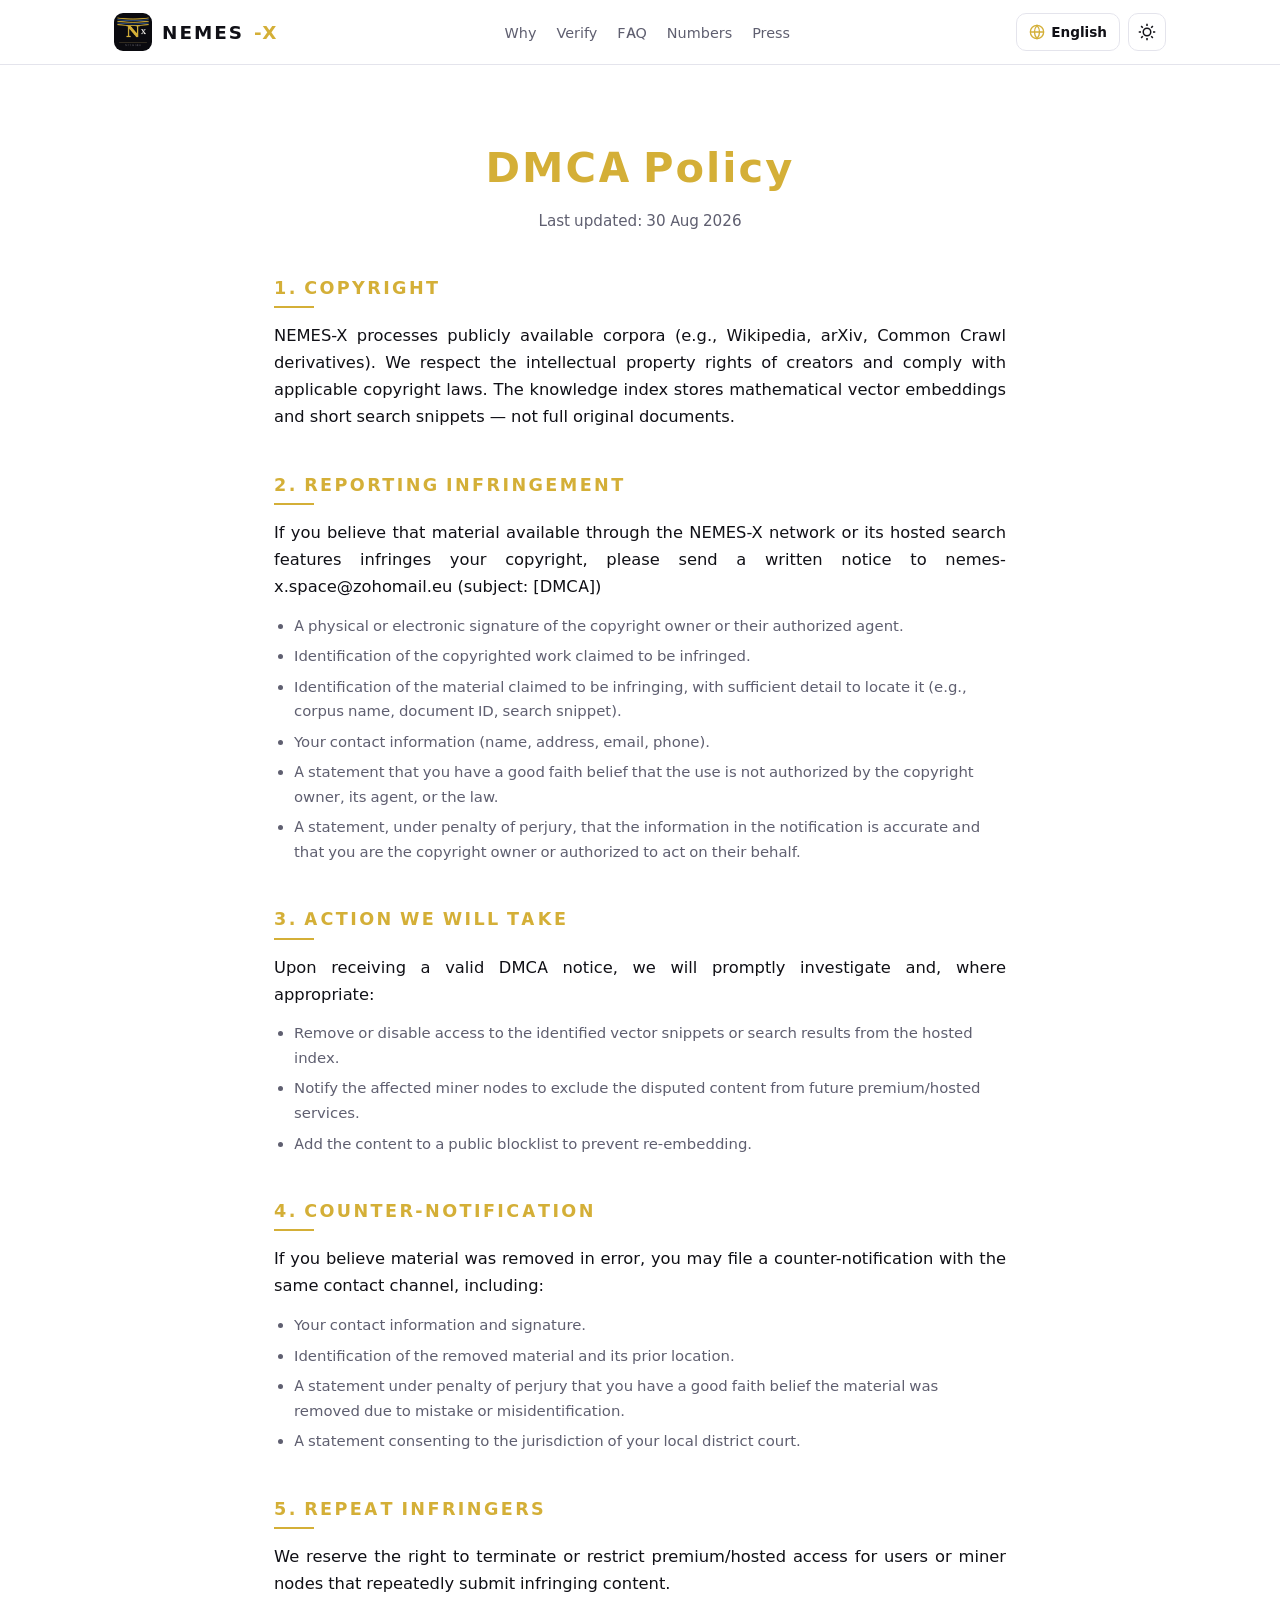
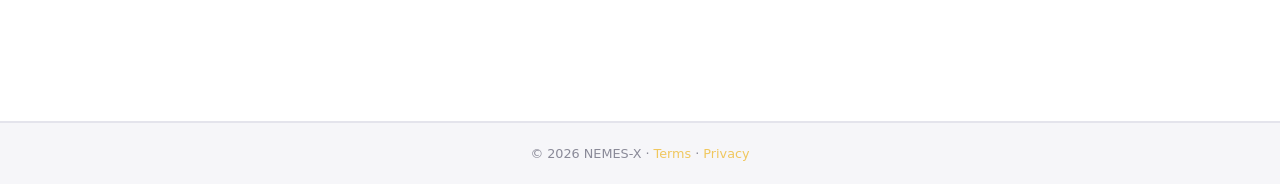
<file: dmca.html>
<!DOCTYPE html>
<html lang="en">
<head>
<meta charset="UTF-8">
<meta name="viewport" content="width=device-width, initial-scale=1.0">
<title>DMCA — NEMES-X</title>
<meta name="description" content="NEMES-X DMCA policy — copyright reporting, takedown process, counter-notifications.">
<link rel="canonical" href="https://nemes-x.space/dmca.html">
<link rel="alternate" hreflang="en" href="https://nemes-x.space/dmca.html">
<link rel="alternate" hreflang="tr" href="https://nemes-x.space/dmca.html?lang=tr">
<link rel="alternate" hreflang="de" href="https://nemes-x.space/dmca.html?lang=de">
<link rel="alternate" hreflang="fr" href="https://nemes-x.space/dmca.html?lang=fr">
<link rel="alternate" hreflang="es" href="https://nemes-x.space/dmca.html?lang=es">
<link rel="alternate" hreflang="ru" href="https://nemes-x.space/dmca.html?lang=ru">
<link rel="alternate" hreflang="ar" href="https://nemes-x.space/dmca.html?lang=ar">
<link rel="alternate" hreflang="zh" href="https://nemes-x.space/dmca.html?lang=zh">
<link rel="alternate" hreflang="x-default" href="https://nemes-x.space/dmca.html">

<meta property="og:title" content="NEMES-X — The Sovereign Brain">
<meta property="og:description" content="NEMES-X: a decentralized knowledge mining network. 109,279,716 documents in the core corpus. Transparent contribution verification, public corpus manifest, signed governance.">
<meta property="og:url" content="https://nemes-x.space/">
<meta property="og:image" content="https://nemes-x.space/og-image.png">
<meta property="og:type" content="website">
<meta name="twitter:card" content="summary_large_image">
<meta name="twitter:image" content="https://nemes-x.space/og-image.png">
<meta name="twitter:title" content="NEMES-X — The Sovereign Brain">
<meta name="twitter:description" content="NEMES-X: a decentralized knowledge mining network. 109,279,716 documents in the core corpus. Transparent contribution verification, public corpus manifest, signed governance.">

<link rel="icon" href="data:image/svg+xml,<svg xmlns='http://www.w3.org/2000/svg' viewBox='0 0 100 100'><text y='70' x='50' text-anchor='middle' font-size='58' fill='%23d4af37' font-family='Georgia,serif' font-weight='bold'>N</text></svg>">
<link rel="stylesheet" href="/assets/style.css">
<script src="/assets/theme.js"></script>
</head>
<body>

<nav><div class="wrap">
  <a class="brand" href="/"><img src="/logo-128.png" alt="NEMES-X"><span>NEMES</span>-X</a>
  <button class="menu-btn" onclick="document.querySelector('.nav-links').classList.toggle('open')" aria-label="menu">☰</button>
  <ul class="nav-links">
    <li><a href="/why.html" data-i18n="shared.nav_why">Why</a></li>
    <li><a href="/verify.html" data-i18n="shared.nav_verify">Verify</a></li>
    <li><a href="/faq.html" data-i18n="shared.nav_faq">FAQ</a></li>
    <li><a href="/rakamlar.html" data-i18n="shared.nav_rakamlar">Rakamlar</a></li>
    <li><a href="/press.html" data-i18n="shared.nav_press">Press</a></li>
  </ul>
  <div class="nav-controls">
    <div class="langwrap">
      <button class="lang-btn" id="langBtn" aria-label="Language">
        <svg viewBox="0 0 24 24" fill="none" stroke="currentColor" stroke-width="2"><circle cx="12" cy="12" r="10"/><path d="M2 12h20M12 2a15 15 0 010 20 15 15 0 010-20z"/></svg>
        <span class="lang-label">English</span>
      </button>
      <div class="lang-menu" id="langMenu"></div>
    </div>
    <button class="icon-btn" id="themeBtn" onclick="toggleTheme()" aria-label="Toggle theme">
      <svg viewBox="0 0 24 24" fill="none" stroke="currentColor" stroke-width="2"><circle cx="12" cy="12" r="5"/><path d="M12 1v3M12 20v3M4.2 4.2l2.2 2.2M17.6 17.6l2.2 2.2M1 12h3M20 12h3M4.2 19.8l2.2-2.2M17.6 6.4l2.2-2.2"/></svg>
    </button>
  </div>
</div></nav>

<article><div class="wrap-narrow">
  <h1 data-i18n="dmca.title">DMCA Policy</h1>
  <p class="sub" data-i18n="dmca.sub">Last updated: 30 Aug 2026</p>

  <h2 data-i18n="dmca.h1">1. Copyright</h2>
  <p data-i18n="dmca.p1">NEMES-X processes publicly available corpora (e.g., Wikipedia, arXiv, Common Crawl derivatives). We respect the intellectual property rights of creators and comply with applicable copyright laws. The knowledge index stores mathematical vector embeddings and short search snippets — not full original documents.</p>

  <h2 data-i18n="dmca.h2">2. Reporting Infringement</h2>
  <p data-i18n="dmca.p2">If you believe that material available through the NEMES-X network or its hosted search features infringes your copyright, please send a written notice to <a href="mailto:nemes-x.space@zohomail.eu?subject=[DMCA]">nemes-x.space@zohomail.eu (subject: [DMCA])</a> or via the official GitHub repository with the following information:</p>
  <ul style="margin:8px 0 0 20px;color:var(--mut);font-size:.93rem">
    <li style="margin:6px 0" data-i18n="dmca.i1">A physical or electronic signature of the copyright owner or their authorized agent.</li>
    <li style="margin:6px 0" data-i18n="dmca.i2">Identification of the copyrighted work claimed to be infringed.</li>
    <li style="margin:6px 0" data-i18n="dmca.i3">Identification of the material claimed to be infringing, with sufficient detail to locate it (e.g., corpus name, document ID, search snippet).</li>
    <li style="margin:6px 0" data-i18n="dmca.i4">Your contact information (name, address, email, phone).</li>
    <li style="margin:6px 0" data-i18n="dmca.i5">A statement that you have a good faith belief that the use is not authorized by the copyright owner, its agent, or the law.</li>
    <li style="margin:6px 0" data-i18n="dmca.i6">A statement, under penalty of perjury, that the information in the notification is accurate and that you are the copyright owner or authorized to act on their behalf.</li>
  </ul>

  <h2 data-i18n="dmca.h3">3. Action We Will Take</h2>
  <p data-i18n="dmca.p3">Upon receiving a valid DMCA notice, we will promptly investigate and, where appropriate:</p>
  <ul style="margin:8px 0 0 20px;color:var(--mut);font-size:.93rem">
    <li style="margin:6px 0" data-i18n="dmca.a1">Remove or disable access to the identified vector snippets or search results from the hosted index.</li>
    <li style="margin:6px 0" data-i18n="dmca.a2">Notify the affected miner nodes to exclude the disputed content from future premium/hosted services.</li>
    <li style="margin:6px 0" data-i18n="dmca.a3">Add the content to a public blocklist to prevent re-embedding.</li>
  </ul>

  <h2 data-i18n="dmca.h4">4. Counter-Notification</h2>
  <p data-i18n="dmca.p4">If you believe material was removed in error, you may file a counter-notification with the same contact channel, including:</p>
  <ul style="margin:8px 0 0 20px;color:var(--mut);font-size:.93rem">
    <li style="margin:6px 0" data-i18n="dmca.c1">Your contact information and signature.</li>
    <li style="margin:6px 0" data-i18n="dmca.c2">Identification of the removed material and its prior location.</li>
    <li style="margin:6px 0" data-i18n="dmca.c3">A statement under penalty of perjury that you have a good faith belief the material was removed due to mistake or misidentification.</li>
    <li style="margin:6px 0" data-i18n="dmca.c4">A statement consenting to the jurisdiction of your local district court.</li>
  </ul>

  <h2 data-i18n="dmca.h5">5. Repeat Infringers</h2>
  <p data-i18n="dmca.p5">We reserve the right to terminate or restrict premium/hosted access for users or miner nodes that repeatedly submit infringing content.</p>
</div></article>

<footer>
  <div class="bottom">
    <div>© 2026 NEMES-X · <a href="/terms.html" data-i18n="shared.nav_terms">Terms</a> · <a href="/privacy.html" data-i18n="shared.nav_privacy">Privacy</a></div>
  </div>
</footer>

<button id="backtop" onclick="window.scrollTo({top:0,behavior:'smooth'})" aria-label="back to top">↑</button>
<script>window.addEventListener('scroll',()=>{var b=document.getElementById('backtop');if(b)b.classList.toggle('show',scrollY>600)});</script>
<script>window.NX_PAGE='dmca'</script>
<script src="/assets/i18n.js"></script>
</body>
</html>
</file>
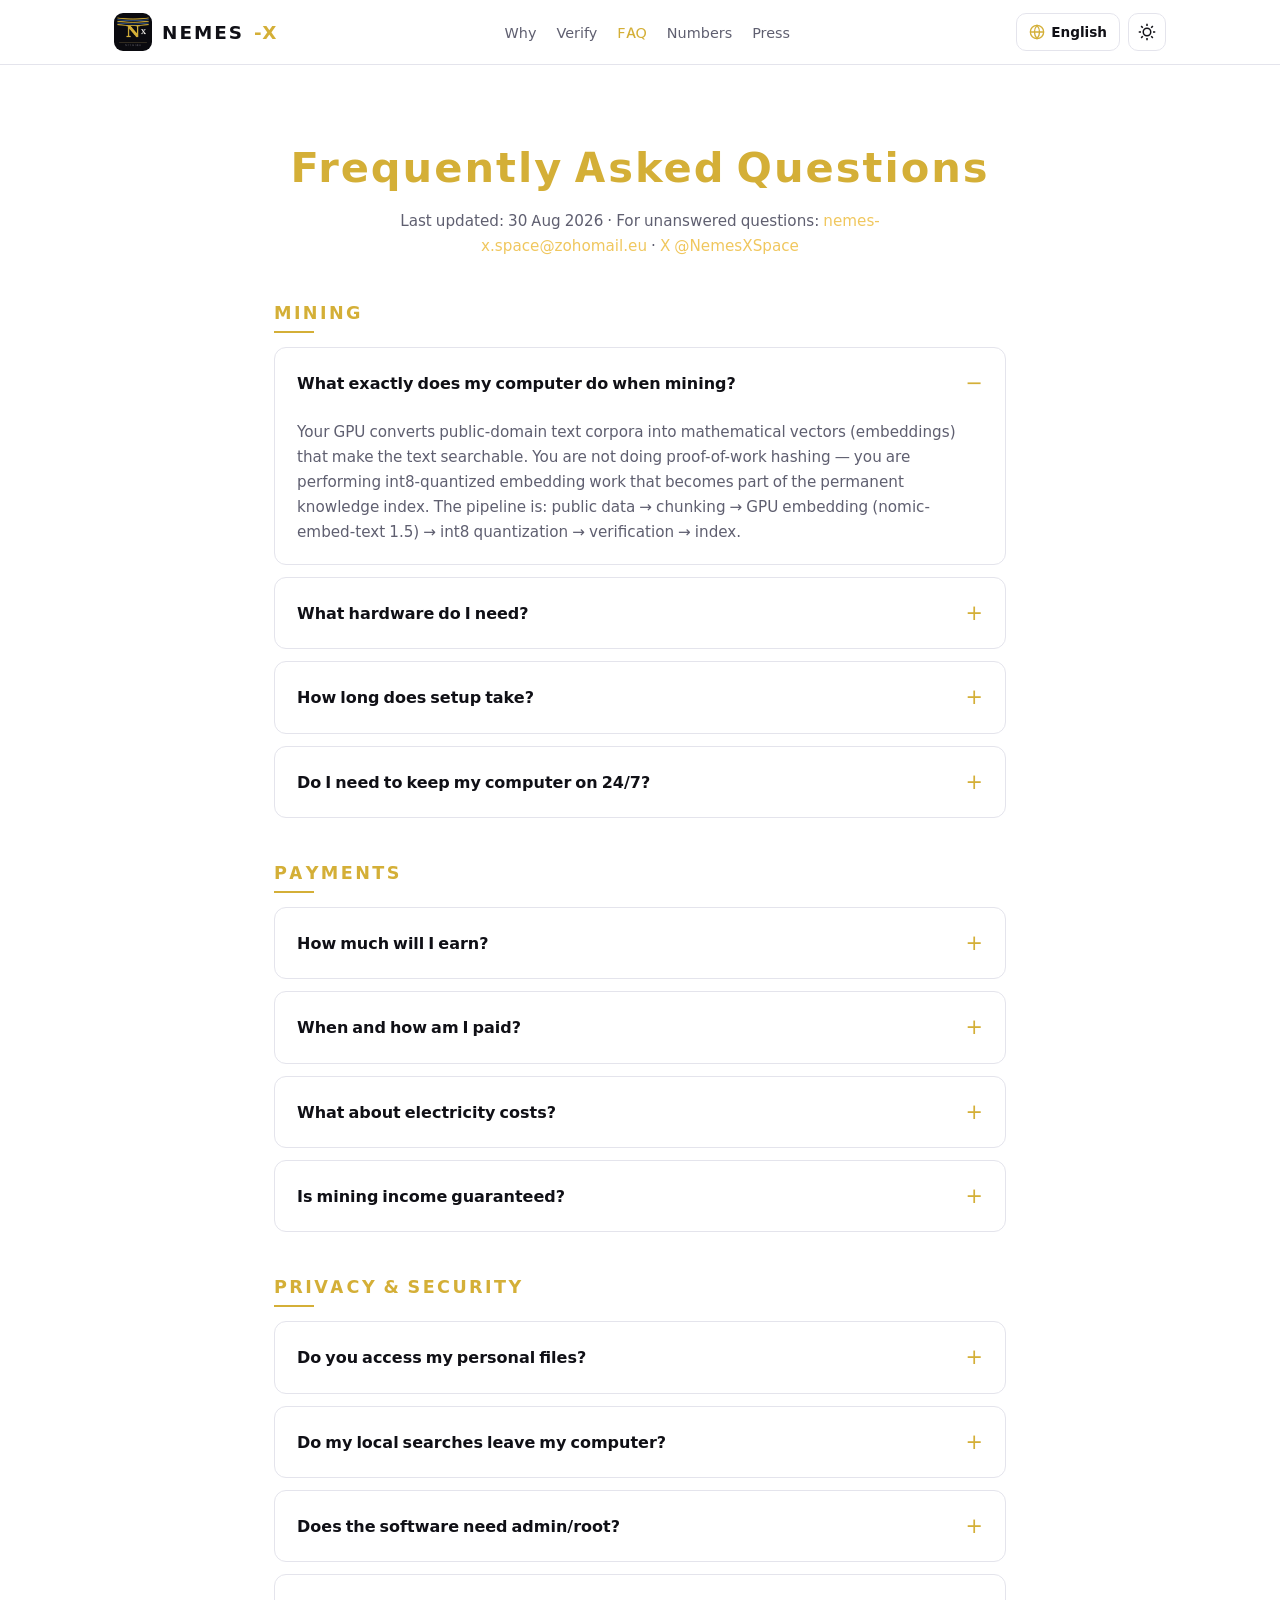
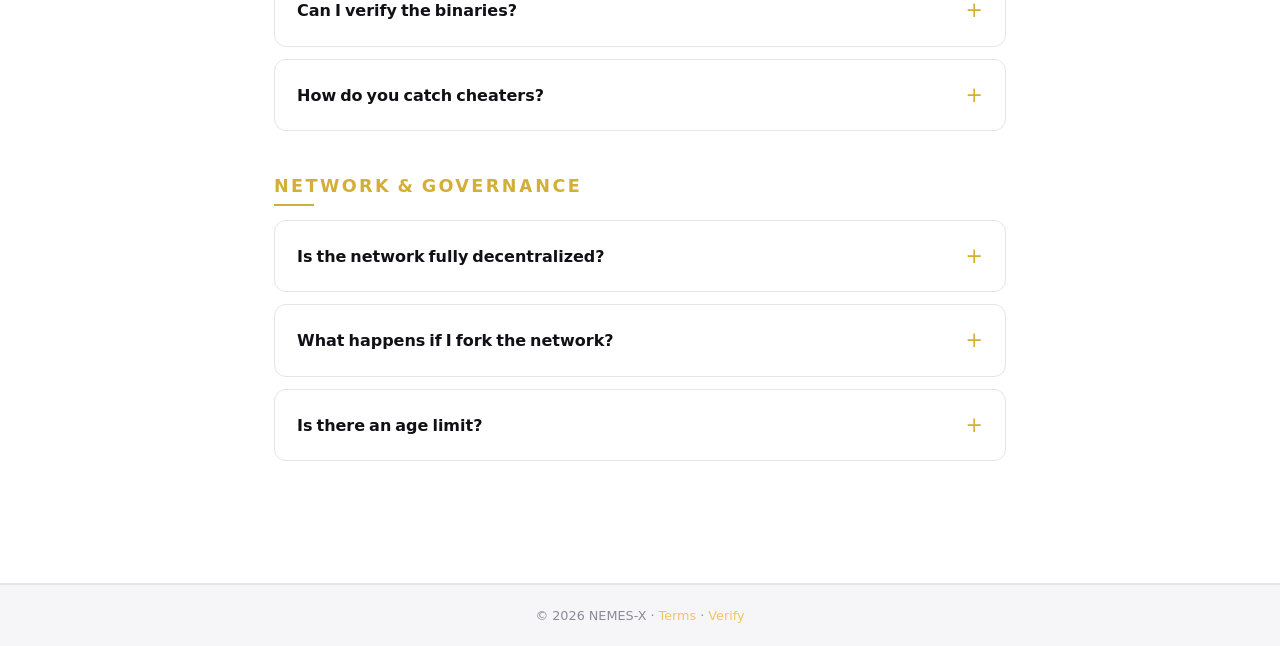
<file: faq.html>
<!DOCTYPE html>
<html lang="en">
<head>
<meta charset="UTF-8">
<meta name="viewport" content="width=device-width, initial-scale=1.0">
<title>FAQ — NEMES-X</title>
<meta name="description" content="NEMES-X FAQ — mining, payments, privacy, setup.">
<link rel="canonical" href="https://nemes-x.space/faq.html">
<link rel="alternate" hreflang="en" href="https://nemes-x.space/faq.html">
<link rel="alternate" hreflang="tr" href="https://nemes-x.space/faq.html?lang=tr">
<link rel="alternate" hreflang="de" href="https://nemes-x.space/faq.html?lang=de">
<link rel="alternate" hreflang="fr" href="https://nemes-x.space/faq.html?lang=fr">
<link rel="alternate" hreflang="es" href="https://nemes-x.space/faq.html?lang=es">
<link rel="alternate" hreflang="ru" href="https://nemes-x.space/faq.html?lang=ru">
<link rel="alternate" hreflang="ar" href="https://nemes-x.space/faq.html?lang=ar">
<link rel="alternate" hreflang="zh" href="https://nemes-x.space/faq.html?lang=zh">
<link rel="alternate" hreflang="x-default" href="https://nemes-x.space/faq.html">

<meta property="og:title" content="NEMES-X — The Sovereign Brain">
<meta property="og:description" content="NEMES-X: a decentralized knowledge mining network. 109,279,716 documents in the core corpus. Transparent contribution verification, public corpus manifest, signed governance.">
<meta property="og:url" content="https://nemes-x.space/">
<meta property="og:image" content="https://nemes-x.space/og-image.png">
<meta property="og:type" content="website">
<meta name="twitter:card" content="summary_large_image">
<meta name="twitter:image" content="https://nemes-x.space/og-image.png">
<meta name="twitter:title" content="NEMES-X — The Sovereign Brain">
<meta name="twitter:description" content="NEMES-X: a decentralized knowledge mining network. 109,279,716 documents in the core corpus. Transparent contribution verification, public corpus manifest, signed governance.">

<link rel="icon" href="data:image/svg+xml,<svg xmlns='http://www.w3.org/2000/svg' viewBox='0 0 100 100'><text y='70' x='50' text-anchor='middle' font-size='58' fill='%23d4af37' font-family='Georgia,serif' font-weight='bold'>N</text></svg>">
<link rel="stylesheet" href="/assets/style.css">
<script src="/assets/theme.js"></script>
</head>
<body>

<nav><div class="wrap">
  <a class="brand" href="/"><img src="/logo-128.png" alt="NEMES-X"><span>NEMES</span>-X</a>
  <button class="menu-btn" onclick="document.querySelector('.nav-links').classList.toggle('open')" aria-label="menu">☰</button>
  <ul class="nav-links">
    <li><a href="/why.html" data-i18n="shared.nav_why">Why</a></li>
    <li><a href="/verify.html" data-i18n="shared.nav_verify">Verify</a></li>
    <li><a href="/faq.html" class="active" data-i18n="shared.nav_faq">FAQ</a></li>
    <li><a href="/rakamlar.html" data-i18n="shared.nav_rakamlar">Rakamlar</a></li>
    <li><a href="/press.html" data-i18n="shared.nav_press">Press</a></li>
  </ul>
  <div class="nav-controls">
    <div class="langwrap">
      <button class="lang-btn" id="langBtn" aria-label="Language">
        <svg viewBox="0 0 24 24" fill="none" stroke="currentColor" stroke-width="2"><circle cx="12" cy="12" r="10"/><path d="M2 12h20M12 2a15 15 0 010 20 15 15 0 010-20z"/></svg>
        <span class="lang-label">English</span>
      </button>
      <div class="lang-menu" id="langMenu"></div>
    </div>
    <button class="icon-btn" id="themeBtn" onclick="toggleTheme()" aria-label="Toggle theme">
      <svg viewBox="0 0 24 24" fill="none" stroke="currentColor" stroke-width="2"><circle cx="12" cy="12" r="5"/><path d="M12 1v3M12 20v3M4.2 4.2l2.2 2.2M17.6 17.6l2.2 2.2M1 12h3M20 12h3M4.2 19.8l2.2-2.2M17.6 6.4l2.2-2.2"/></svg>
    </button>
  </div>
</div></nav>

<article><div class="wrap-narrow">
  <h1 data-i18n="faq.title">Frequently Asked Questions</h1>
  <p class="sub"><span data-i18n="faq.updated">Last updated:</span> 30 Aug 2026 · <span data-i18n="faq.more">For unanswered questions:</span> <a href="mailto:nemes-x.space@zohomail.eu">nemes-x.space@zohomail.eu</a> · <a href="https://x.com/NemesXSpace">X @NemesXSpace</a></p>

  <h2 data-i18n="faq.s_mining">Mining</h2>
  <details class="faq-item" open><summary data-i18n="faq.q1">What exactly does my computer do when mining?</summary><div class="a" data-i18n="faq.a1">Your GPU converts public-domain text corpora into mathematical vectors (embeddings) that make the text searchable. You are not doing proof-of-work hashing — you are performing int8-quantized embedding work that becomes part of the permanent knowledge index. The pipeline is: public data → chunking → GPU embedding (nomic-embed-text 1.5) → int8 quantization → verification → index.</div></details>
  <details class="faq-item"><summary data-i18n="faq.q2">What hardware do I need?</summary><div class="a" data-i18n="faq.a2">Any modern GPU with ≥8GB VRAM (e.g., GTX 1080 Ti, RTX 3060/4070/4090) is ideal. An 8-core CPU can mine but at ~1× baseline speed versus ~20× on a 4090. RAM ≥16GB, free disk ≥50GB for corpus chunks. No specific OS — Windows, Linux, macOS will all be supported. Installation is one-click and detects your hardware automatically.</div></details>
  <details class="faq-item"><summary data-i18n="faq.q3">How long does setup take?</summary><div class="a" data-i18n="faq.a3">Under 5 minutes: download the client, run the installer, and it auto-detects your hardware. No manual configuration. Uninstall is a single command and leaves no residue.</div></details>
  <details class="faq-item"><summary data-i18n="faq.q4">Do I need to keep my computer on 24/7?</summary><div class="a" data-i18n="faq.a4">No. Mine when you want. Pending jobs are released if your node goes offline, and your verified work remains in the index.</div></details>

  <h2 data-i18n="faq.s_pay">Payments</h2>
  <details class="faq-item"><summary data-i18n="faq.q5">How much will I earn?</summary><div class="a" data-i18n="faq.a5">Earnings depend on verified workload, total network participation, and premium subscription revenue that week. The formula is: shares = verified vectors × hardware multiplier; pool = 50% of premium revenue; unit price = pool / total shares. See the Mining Economics section for the full breakdown including a break-even example. All figures on the site are estimates.</div></details>
  <details class="faq-item"><summary data-i18n="faq.q6">When and how am I paid?</summary><div class="a" data-i18n="faq.a6">Weekly, in USDT on the TRC20 network. There is no minimum payout — you earn per verified vector, dust simply accumulates until economical to send; a 2% operational fee covers verification and gas. Settlement history will be published at network launch with transaction IDs.</div></details>
  <details class="faq-item"><summary data-i18n="faq.q7">What about electricity costs?</summary><div class="a" data-i18n="faq.a7">Electricity is your responsibility. A 300W rig at $0.10/kWh costs ~$0.72/day. Use your share multiplier to estimate accumulation rate and decide if projected growth justifies the cost for you. Nothing on this site is financial advice.</div></details>
  <details class="faq-item"><summary data-i18n="faq.q8">Is mining income guaranteed?</summary><div class="a" data-i18n="faq.a8">No. There is no guaranteed income. Payouts may be zero in weeks with low premium revenue or low participation. Mining rewards are not investments or securities.</div></details>

  <h2 data-i18n="faq.s_priv">Privacy &amp; Security</h2>
  <details class="faq-item"><summary data-i18n="faq.q9">Do you access my personal files?</summary><div class="a" data-i18n="faq.a9">Never. Your personal files are never scanned, processed, uploaded, or stored. Miners process only public corpora downloaded from public sources. See Privacy Architecture on the home page.</div></details>
  <details class="faq-item"><summary data-i18n="faq.q10">Do my local searches leave my computer?</summary><div class="a" data-i18n="faq.a10">In local mode, no — search runs entirely on your machine. Hosted API queries (premium, opt-in) are processed on our infrastructure.</div></details>
  <details class="faq-item"><summary data-i18n="faq.q11">Does the software need admin/root?</summary><div class="a" data-i18n="faq.a11">No. The client runs as a normal user process with hard memory (16GB) and CPU (4 threads) caps. Sandboxed execution ships with client v1.</div></details>
  <details class="faq-item"><summary data-i18n="faq.q12">Can I verify the binaries?</summary><div class="a" data-i18n="faq.a12">Yes. Every release will be cryptographically signed by the founding authority key, and we will publish reproducible builds so you can verify byte-for-byte from source. Unsigned clients refuse to run.</div></details>
  <details class="faq-item"><summary data-i18n="faq.q16">How do you catch cheaters?</summary><div class="a" data-i18n="faq.a16">Three layers: blind task IDs (auditors never see real IDs), synthetic canary sentences (copied work leaves a fingerprint), and a blacklist (banned miners earn nothing). Audits pass at &#8805;98% vector similarity.</div></details>

  <h2 data-i18n="faq.s_gov">Network &amp; Governance</h2>
  <details class="faq-item"><summary data-i18n="faq.q13">Is the network fully decentralized?</summary><div class="a" data-i18n="faq.a13">The data layer is peer-to-peer (libp2p DHT, no central server hosts the index). Governance is by the founding authority: task manifests are signed, epochs are signed, and the network can be scheduled, throttled or paused via signed epochs (max 24h validity). This is the Sovereign Network model.</div></details>
  <details class="faq-item"><summary data-i18n="faq.q14">What happens if I fork the network?</summary><div class="a" data-i18n="faq.a14">The pipeline code is open-source. You can fork the brain — the network, the data, and the constitution. If you want a different ruler, build one. We carry the burden of proof in public.</div></details>
  <details class="faq-item"><summary data-i18n="faq.q15">Is there an age limit?</summary><div class="a" data-i18n="faq.a15">Yes — you must be 18 years or older to run a miner, purchase premium, or receive settlements.</div></details>
</div></article>

<footer>
  <div class="bottom">
    <div>© 2026 NEMES-X · <a href="/terms.html" data-i18n="shared.nav_terms">Terms</a> · <a href="/verify.html" data-i18n="shared.nav_verify">Verify</a></div>
  </div>
</footer>

<button id="backtop" onclick="window.scrollTo({top:0,behavior:'smooth'})" aria-label="back to top">↑</button>
<script>window.addEventListener('scroll',()=>{var b=document.getElementById('backtop');if(b)b.classList.toggle('show',scrollY>600)});</script>
<script>window.NX_PAGE='faq'</script>
<script src="/assets/i18n.js"></script>
</body>
</html>
</file>
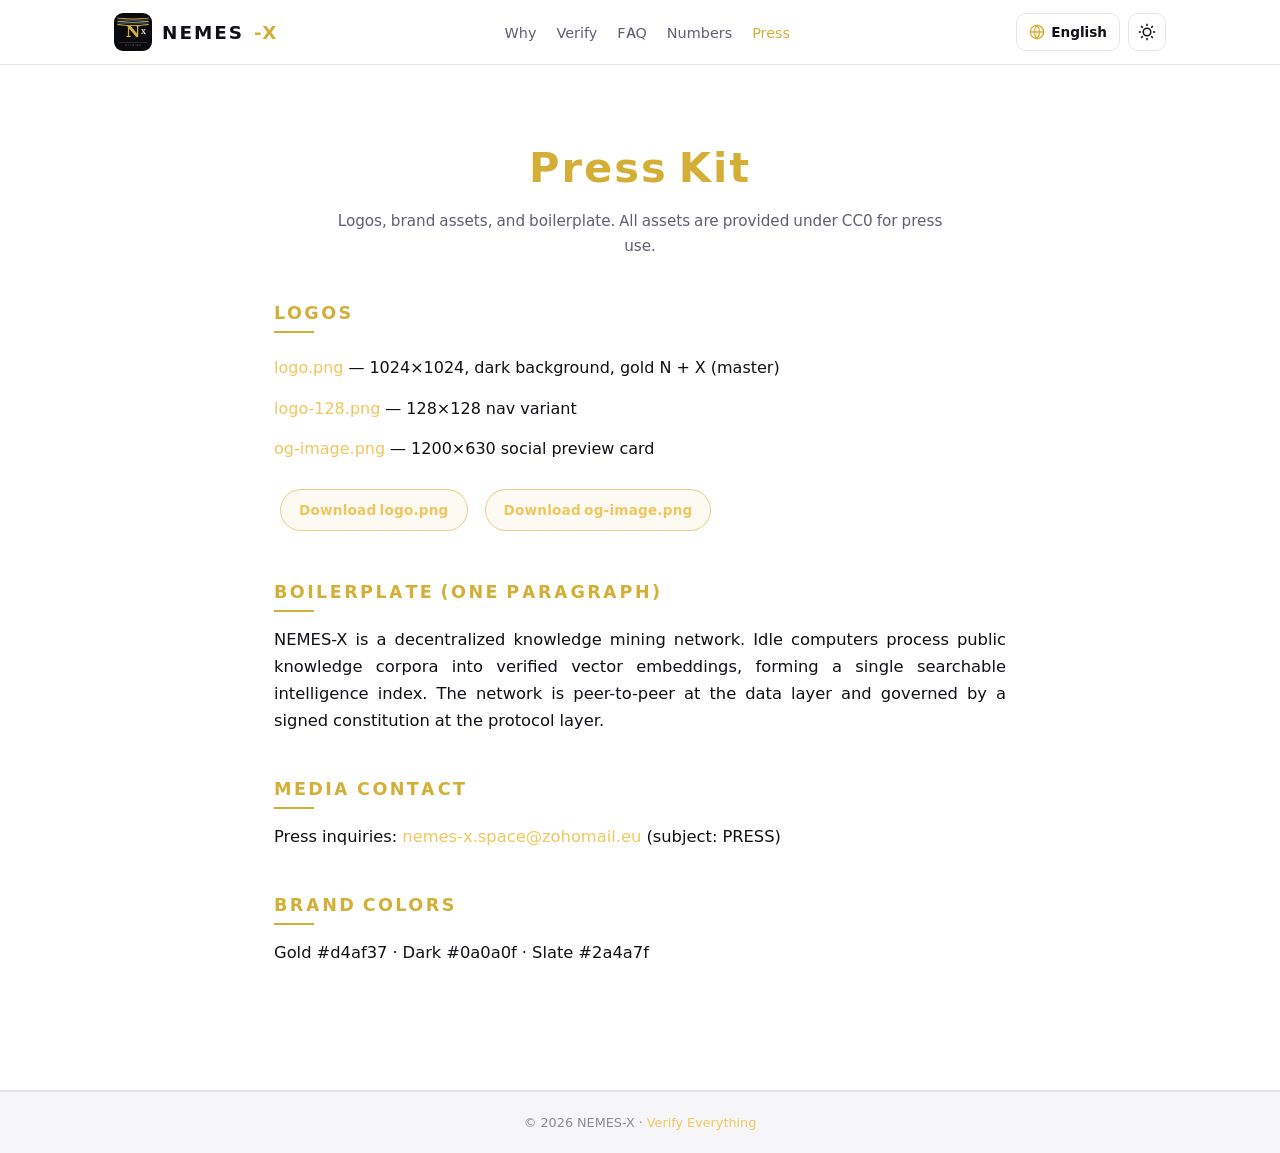
<file: press.html>
<!DOCTYPE html>
<html lang="en">
<head>
<meta charset="UTF-8">
<meta name="viewport" content="width=device-width, initial-scale=1.0">
<title>Press Kit — NEMES-X</title>
<meta name="description" content="NEMES-X press kit — logos, brand assets, and media contact.">
<link rel="canonical" href="https://nemes-x.space/press.html">
<link rel="alternate" hreflang="en" href="https://nemes-x.space/press.html">
<link rel="alternate" hreflang="tr" href="https://nemes-x.space/press.html?lang=tr">
<link rel="alternate" hreflang="de" href="https://nemes-x.space/press.html?lang=de">
<link rel="alternate" hreflang="fr" href="https://nemes-x.space/press.html?lang=fr">
<link rel="alternate" hreflang="es" href="https://nemes-x.space/press.html?lang=es">
<link rel="alternate" hreflang="ru" href="https://nemes-x.space/press.html?lang=ru">
<link rel="alternate" hreflang="ar" href="https://nemes-x.space/press.html?lang=ar">
<link rel="alternate" hreflang="zh" href="https://nemes-x.space/press.html?lang=zh">
<link rel="alternate" hreflang="x-default" href="https://nemes-x.space/press.html">

<meta property="og:title" content="NEMES-X — The Sovereign Brain">
<meta property="og:description" content="NEMES-X: a decentralized knowledge mining network. 109,279,716 documents in the core corpus. Transparent contribution verification, public corpus manifest, signed governance.">
<meta property="og:url" content="https://nemes-x.space/">
<meta property="og:image" content="https://nemes-x.space/og-image.png">
<meta property="og:type" content="website">
<meta name="twitter:card" content="summary_large_image">
<meta name="twitter:image" content="https://nemes-x.space/og-image.png">
<meta name="twitter:title" content="NEMES-X — The Sovereign Brain">
<meta name="twitter:description" content="NEMES-X: a decentralized knowledge mining network. 109,279,716 documents in the core corpus. Transparent contribution verification, public corpus manifest, signed governance.">

<link rel="icon" href="data:image/svg+xml,<svg xmlns='http://www.w3.org/2000/svg' viewBox='0 0 100 100'><text y='70' x='50' text-anchor='middle' font-size='58' fill='%23d4af37' font-family='Georgia,serif' font-weight='bold'>N</text></svg>">
<link rel="stylesheet" href="/assets/style.css">
<script src="/assets/theme.js"></script>
</head>
<body>

<nav><div class="wrap">
  <a class="brand" href="/"><img src="/logo-128.png" alt="NEMES-X"><span>NEMES</span>-X</a>
  <button class="menu-btn" onclick="document.querySelector('.nav-links').classList.toggle('open')" aria-label="menu">☰</button>
  <ul class="nav-links">
    <li><a href="/why.html" data-i18n="shared.nav_why">Why</a></li>
    <li><a href="/verify.html" data-i18n="shared.nav_verify">Verify</a></li>
    <li><a href="/faq.html" data-i18n="shared.nav_faq">FAQ</a></li>
    <li><a href="/rakamlar.html" data-i18n="shared.nav_rakamlar">Rakamlar</a></li>
    <li><a href="/press.html" class="active" data-i18n="shared.nav_press">Press</a></li>
  </ul>
  <div class="nav-controls">
    <div class="langwrap">
      <button class="lang-btn" id="langBtn" aria-label="Language">
        <svg viewBox="0 0 24 24" fill="none" stroke="currentColor" stroke-width="2"><circle cx="12" cy="12" r="10"/><path d="M2 12h20M12 2a15 15 0 010 20 15 15 0 010-20z"/></svg>
        <span class="lang-label">English</span>
      </button>
      <div class="lang-menu" id="langMenu"></div>
    </div>
    <button class="icon-btn" id="themeBtn" onclick="toggleTheme()" aria-label="Toggle theme">
      <svg viewBox="0 0 24 24" fill="none" stroke="currentColor" stroke-width="2"><circle cx="12" cy="12" r="5"/><path d="M12 1v3M12 20v3M4.2 4.2l2.2 2.2M17.6 17.6l2.2 2.2M1 12h3M20 12h3M4.2 19.8l2.2-2.2M17.6 6.4l2.2-2.2"/></svg>
    </button>
  </div>
</div></nav>

<article><div class="wrap-narrow">
  <h1 data-i18n="press.title">Press Kit</h1>
  <p class="sub" data-i18n="press.sub">Logos, brand assets, and boilerplate. All assets are provided under CC0 for press use.</p>

  <h2 data-i18n="press.logos">Logos</h2>
  <ul style="list-style:none">
    <li style="padding:7px 0"><a href="/logo.png">logo.png</a> — <span data-i18n="press.logo1">1024×1024, dark background, gold N + X (master)</span></li>
    <li style="padding:7px 0"><a href="/logo-128.png">logo-128.png</a> — <span data-i18n="press.logo2">128×128 nav variant</span></li>
    <li style="padding:7px 0"><a href="/og-image.png">og-image.png</a> — <span data-i18n="press.logo3">1200×630 social preview card</span></li>
  </ul>
  <p style="margin-top:14px">
    <a class="btn ghost small" href="/logo.png" download data-i18n="press.dl_logo">Download logo.png</a>
    <a class="btn ghost small" href="/og-image.png" download data-i18n="press.dl_og">Download og-image.png</a>
  </p>

  <h2 data-i18n="press.boil">Boilerplate (one paragraph)</h2>
  <p data-i18n="press.boil_p">NEMES-X is a decentralized knowledge mining network. Idle computers process public knowledge corpora into verified vector embeddings, forming a single searchable intelligence index. The network is peer-to-peer at the data layer and governed by a signed constitution at the protocol layer.</p>

  <h2 data-i18n="press.contact">Media Contact</h2>
  <p><span data-i18n="press.contact_p">Press inquiries:</span> <a href="mailto:nemes-x.space@zohomail.eu">nemes-x.space@zohomail.eu</a> (subject: PRESS)</p>

  <h2 data-i18n="press.colors">Brand Colors</h2>
  <p>Gold #d4af37 · Dark #0a0a0f · Slate #2a4a7f</p>
</div></article>

<footer>
  <div class="bottom">
    <div>© 2026 NEMES-X · <a href="/" data-i18n="shared.footer_verify">Verify Everything</a></div>
  </div>
</footer>

<button id="backtop" onclick="window.scrollTo({top:0,behavior:'smooth'})" aria-label="back to top">↑</button>
<script>window.addEventListener('scroll',()=>{var b=document.getElementById('backtop');if(b)b.classList.toggle('show',scrollY>600)});</script>
<script>window.NX_PAGE='press'</script>
<script src="/assets/i18n.js"></script>
</body>
</html>
</file>
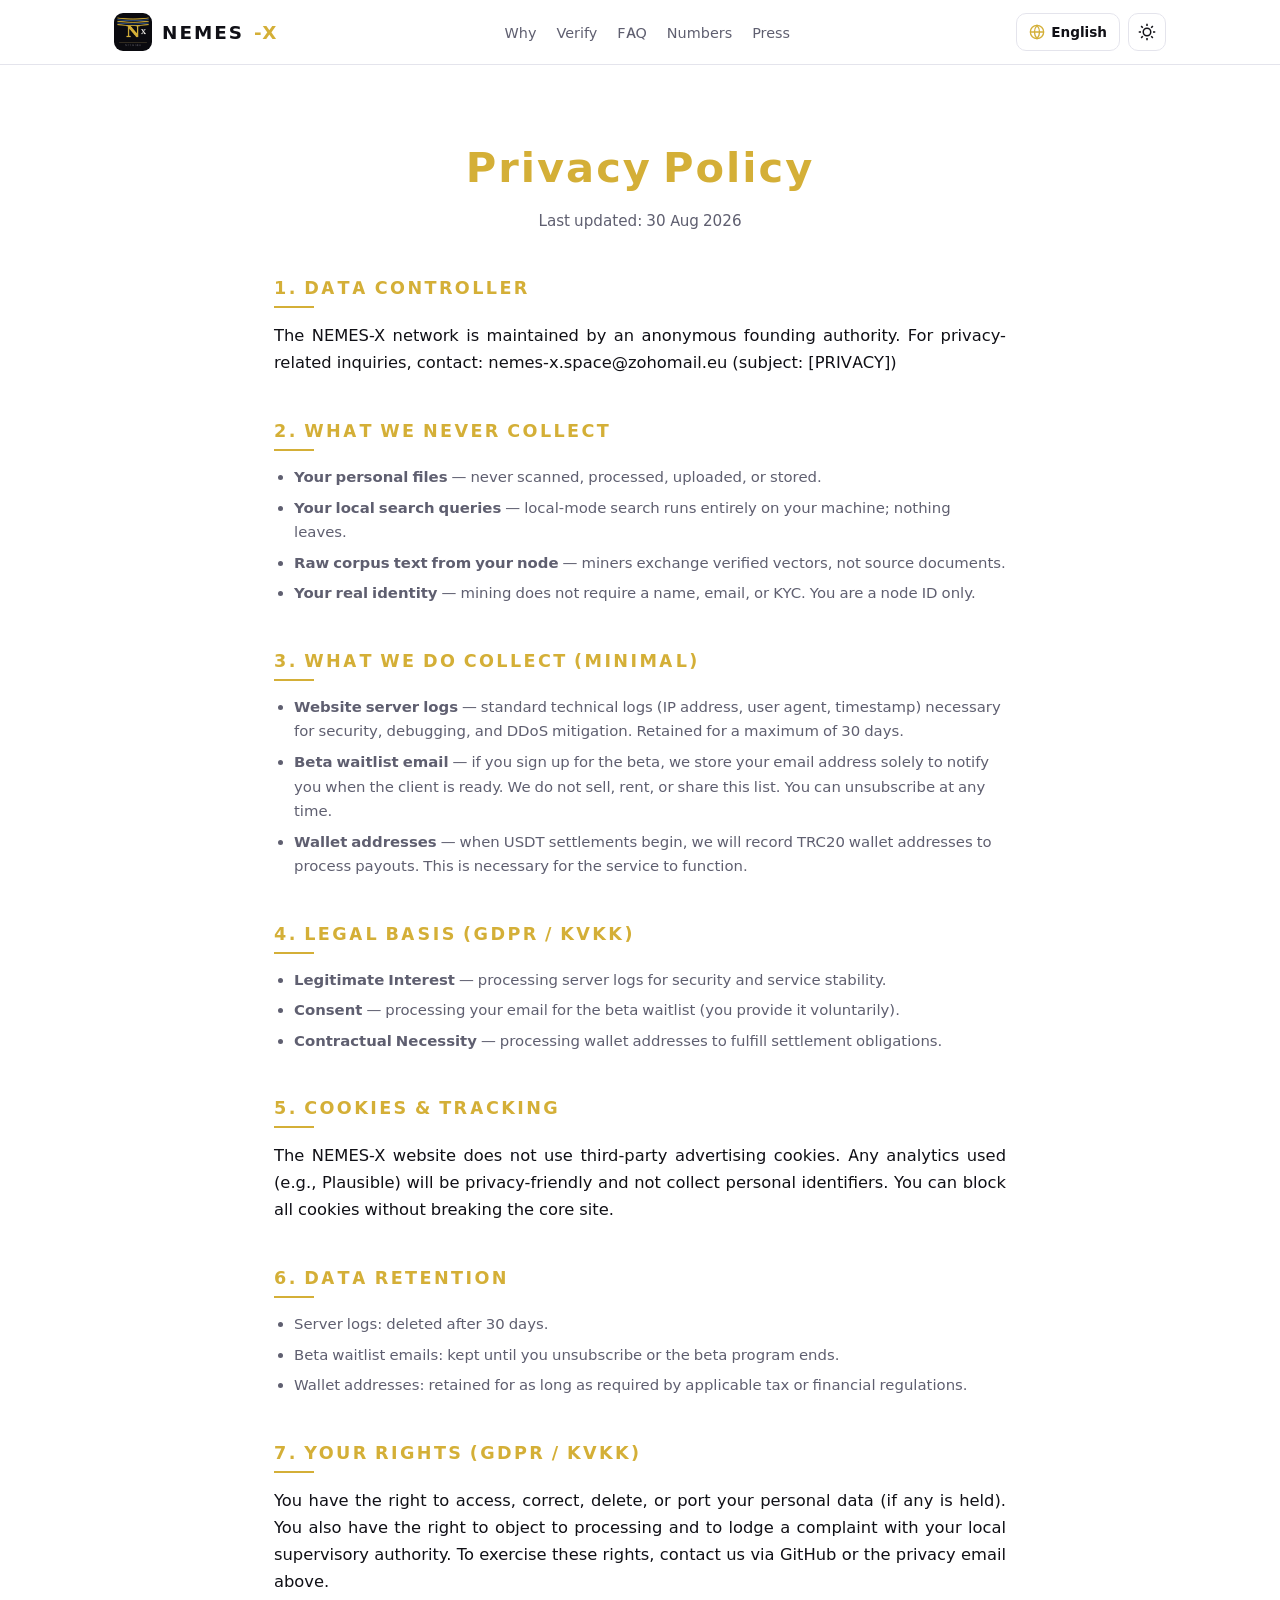
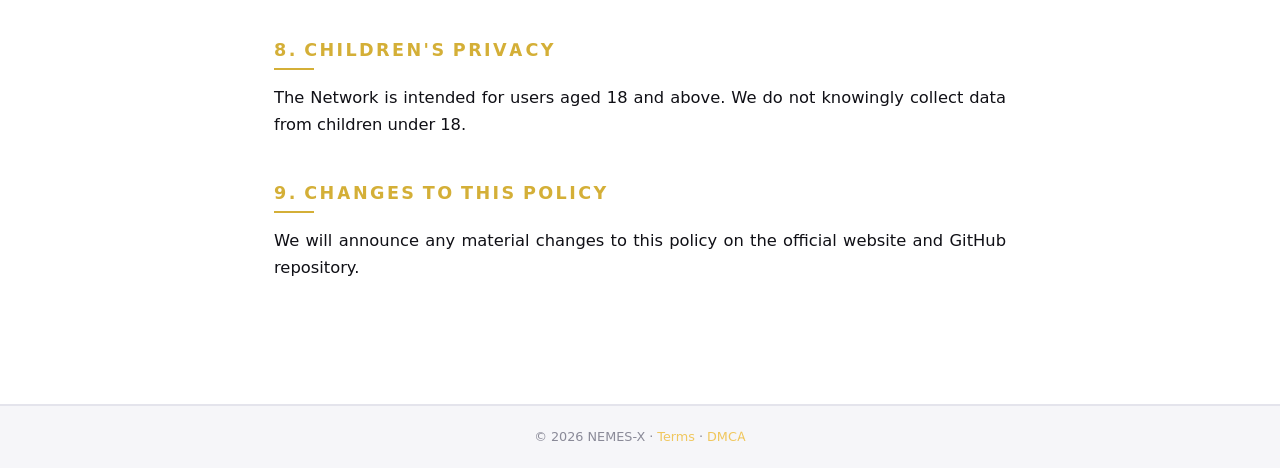
<file: privacy.html>
<!DOCTYPE html>
<html lang="en">
<head>
<meta charset="UTF-8">
<meta name="viewport" content="width=device-width, initial-scale=1.0">
<title>Privacy — NEMES-X</title>
<meta name="description" content="NEMES-X privacy policy — what we never collect, what we collect minimally, GDPR/KVKK rights.">
<link rel="canonical" href="https://nemes-x.space/privacy.html">
<link rel="alternate" hreflang="en" href="https://nemes-x.space/privacy.html">
<link rel="alternate" hreflang="tr" href="https://nemes-x.space/privacy.html?lang=tr">
<link rel="alternate" hreflang="de" href="https://nemes-x.space/privacy.html?lang=de">
<link rel="alternate" hreflang="fr" href="https://nemes-x.space/privacy.html?lang=fr">
<link rel="alternate" hreflang="es" href="https://nemes-x.space/privacy.html?lang=es">
<link rel="alternate" hreflang="ru" href="https://nemes-x.space/privacy.html?lang=ru">
<link rel="alternate" hreflang="ar" href="https://nemes-x.space/privacy.html?lang=ar">
<link rel="alternate" hreflang="zh" href="https://nemes-x.space/privacy.html?lang=zh">
<link rel="alternate" hreflang="x-default" href="https://nemes-x.space/privacy.html">

<meta property="og:title" content="NEMES-X — The Sovereign Brain">
<meta property="og:description" content="NEMES-X: a decentralized knowledge mining network. 109,279,716 documents in the core corpus. Transparent contribution verification, public corpus manifest, signed governance.">
<meta property="og:url" content="https://nemes-x.space/">
<meta property="og:image" content="https://nemes-x.space/og-image.png">
<meta property="og:type" content="website">
<meta name="twitter:card" content="summary_large_image">
<meta name="twitter:image" content="https://nemes-x.space/og-image.png">
<meta name="twitter:title" content="NEMES-X — The Sovereign Brain">
<meta name="twitter:description" content="NEMES-X: a decentralized knowledge mining network. 109,279,716 documents in the core corpus. Transparent contribution verification, public corpus manifest, signed governance.">

<link rel="icon" href="data:image/svg+xml,<svg xmlns='http://www.w3.org/2000/svg' viewBox='0 0 100 100'><text y='70' x='50' text-anchor='middle' font-size='58' fill='%23d4af37' font-family='Georgia,serif' font-weight='bold'>N</text></svg>">
<link rel="stylesheet" href="/assets/style.css">
<script src="/assets/theme.js"></script>
</head>
<body>

<nav><div class="wrap">
  <a class="brand" href="/"><img src="/logo-128.png" alt="NEMES-X"><span>NEMES</span>-X</a>
  <button class="menu-btn" onclick="document.querySelector('.nav-links').classList.toggle('open')" aria-label="menu">☰</button>
  <ul class="nav-links">
    <li><a href="/why.html" data-i18n="shared.nav_why">Why</a></li>
    <li><a href="/verify.html" data-i18n="shared.nav_verify">Verify</a></li>
    <li><a href="/faq.html" data-i18n="shared.nav_faq">FAQ</a></li>
    <li><a href="/rakamlar.html" data-i18n="shared.nav_rakamlar">Rakamlar</a></li>
    <li><a href="/press.html" data-i18n="shared.nav_press">Press</a></li>
  </ul>
  <div class="nav-controls">
    <div class="langwrap">
      <button class="lang-btn" id="langBtn" aria-label="Language">
        <svg viewBox="0 0 24 24" fill="none" stroke="currentColor" stroke-width="2"><circle cx="12" cy="12" r="10"/><path d="M2 12h20M12 2a15 15 0 010 20 15 15 0 010-20z"/></svg>
        <span class="lang-label">English</span>
      </button>
      <div class="lang-menu" id="langMenu"></div>
    </div>
    <button class="icon-btn" id="themeBtn" onclick="toggleTheme()" aria-label="Toggle theme">
      <svg viewBox="0 0 24 24" fill="none" stroke="currentColor" stroke-width="2"><circle cx="12" cy="12" r="5"/><path d="M12 1v3M12 20v3M4.2 4.2l2.2 2.2M17.6 17.6l2.2 2.2M1 12h3M20 12h3M4.2 19.8l2.2-2.2M17.6 6.4l2.2-2.2"/></svg>
    </button>
  </div>
</div></nav>

<article><div class="wrap-narrow">
  <h1 data-i18n="prv.title">Privacy Policy</h1>
  <p class="sub" data-i18n="prv.sub">Last updated: 30 Aug 2026</p>

  <h2 data-i18n="prv.h1">1. Data Controller</h2>
  <p data-i18n="prv.p1">The NEMES-X network is maintained by an anonymous founding authority. For privacy-related inquiries, contact: <a href="mailto:nemes-x.space@zohomail.eu?subject=[PRIVACY]">nemes-x.space@zohomail.eu (subject: [PRIVACY])</a> or open an issue in the official GitHub repository.</p>

  <h2 data-i18n="prv.h2">2. What We NEVER Collect</h2>
  <ul style="margin:8px 0 0 20px;color:var(--mut);font-size:.93rem">
    <li style="margin:6px 0"><strong data-i18n="prv.n1">Your personal files</strong> <span data-i18n="prv.n1d">— never scanned, processed, uploaded, or stored.</span></li>
    <li style="margin:6px 0"><strong data-i18n="prv.n2">Your local search queries</strong> <span data-i18n="prv.n2d">— local-mode search runs entirely on your machine; nothing leaves.</span></li>
    <li style="margin:6px 0"><strong data-i18n="prv.n3">Raw corpus text from your node</strong> <span data-i18n="prv.n3d">— miners exchange verified vectors, not source documents.</span></li>
    <li style="margin:6px 0"><strong data-i18n="prv.n4">Your real identity</strong> <span data-i18n="prv.n4d">— mining does not require a name, email, or KYC. You are a node ID only.</span></li>
  </ul>

  <h2 data-i18n="prv.h3">3. What We DO Collect (Minimal)</h2>
  <ul style="margin:8px 0 0 20px;color:var(--mut);font-size:.93rem">
    <li style="margin:6px 0"><strong data-i18n="prv.c1">Website server logs</strong> <span data-i18n="prv.c1d">— standard technical logs (IP address, user agent, timestamp) necessary for security, debugging, and DDoS mitigation. Retained for a maximum of 30 days.</span></li>
    <li style="margin:6px 0"><strong data-i18n="prv.c2">Beta waitlist email</strong> <span data-i18n="prv.c2d">— if you sign up for the beta, we store your email address solely to notify you when the client is ready. We do not sell, rent, or share this list. You can unsubscribe at any time.</span></li>
    <li style="margin:6px 0"><strong data-i18n="prv.c3">Wallet addresses</strong> <span data-i18n="prv.c3d">— when USDT settlements begin, we will record TRC20 wallet addresses to process payouts. This is necessary for the service to function.</span></li>
  </ul>

  <h2 data-i18n="prv.h4">4. Legal Basis (GDPR / KVKK)</h2>
  <ul style="margin:8px 0 0 20px;color:var(--mut);font-size:.93rem">
    <li style="margin:6px 0"><strong data-i18n="prv.l1">Legitimate Interest</strong> <span data-i18n="prv.l1d">— processing server logs for security and service stability.</span></li>
    <li style="margin:6px 0"><strong data-i18n="prv.l2">Consent</strong> <span data-i18n="prv.l2d">— processing your email for the beta waitlist (you provide it voluntarily).</span></li>
    <li style="margin:6px 0"><strong data-i18n="prv.l3">Contractual Necessity</strong> <span data-i18n="prv.l3d">— processing wallet addresses to fulfill settlement obligations.</span></li>
  </ul>

  <h2 data-i18n="prv.h5">5. Cookies &amp; Tracking</h2>
  <p data-i18n="prv.p5">The NEMES-X website does not use third-party advertising cookies. Any analytics used (e.g., Plausible) will be privacy-friendly and not collect personal identifiers. You can block all cookies without breaking the core site.</p>

  <h2 data-i18n="prv.h6">6. Data Retention</h2>
  <ul style="margin:8px 0 0 20px;color:var(--mut);font-size:.93rem">
    <li style="margin:6px 0" data-i18n="prv.r1">Server logs: deleted after 30 days.</li>
    <li style="margin:6px 0" data-i18n="prv.r2">Beta waitlist emails: kept until you unsubscribe or the beta program ends.</li>
    <li style="margin:6px 0" data-i18n="prv.r3">Wallet addresses: retained for as long as required by applicable tax or financial regulations.</li>
  </ul>

  <h2 data-i18n="prv.h7">7. Your Rights (GDPR / KVKK)</h2>
  <p data-i18n="prv.p7">You have the right to access, correct, delete, or port your personal data (if any is held). You also have the right to object to processing and to lodge a complaint with your local supervisory authority. To exercise these rights, contact us via GitHub or the privacy email above.</p>

  <h2 data-i18n="prv.h8">8. Children's Privacy</h2>
  <p data-i18n="prv.p8">The Network is intended for users aged 18 and above. We do not knowingly collect data from children under 18.</p>

  <h2 data-i18n="prv.h9">9. Changes to this Policy</h2>
  <p data-i18n="prv.p9">We will announce any material changes to this policy on the official website and GitHub repository.</p>
</div></article>

<footer>
  <div class="bottom">
    <div>© 2026 NEMES-X · <a href="/terms.html" data-i18n="shared.nav_terms">Terms</a> · <a href="/dmca.html" data-i18n="shared.nav_dmca">DMCA</a></div>
  </div>
</footer>

<button id="backtop" onclick="window.scrollTo({top:0,behavior:'smooth'})" aria-label="back to top">↑</button>
<script>window.addEventListener('scroll',()=>{var b=document.getElementById('backtop');if(b)b.classList.toggle('show',scrollY>600)});</script>
<script>window.NX_PAGE='privacy'</script>
<script src="/assets/i18n.js"></script>
</body>
</html>
</file>
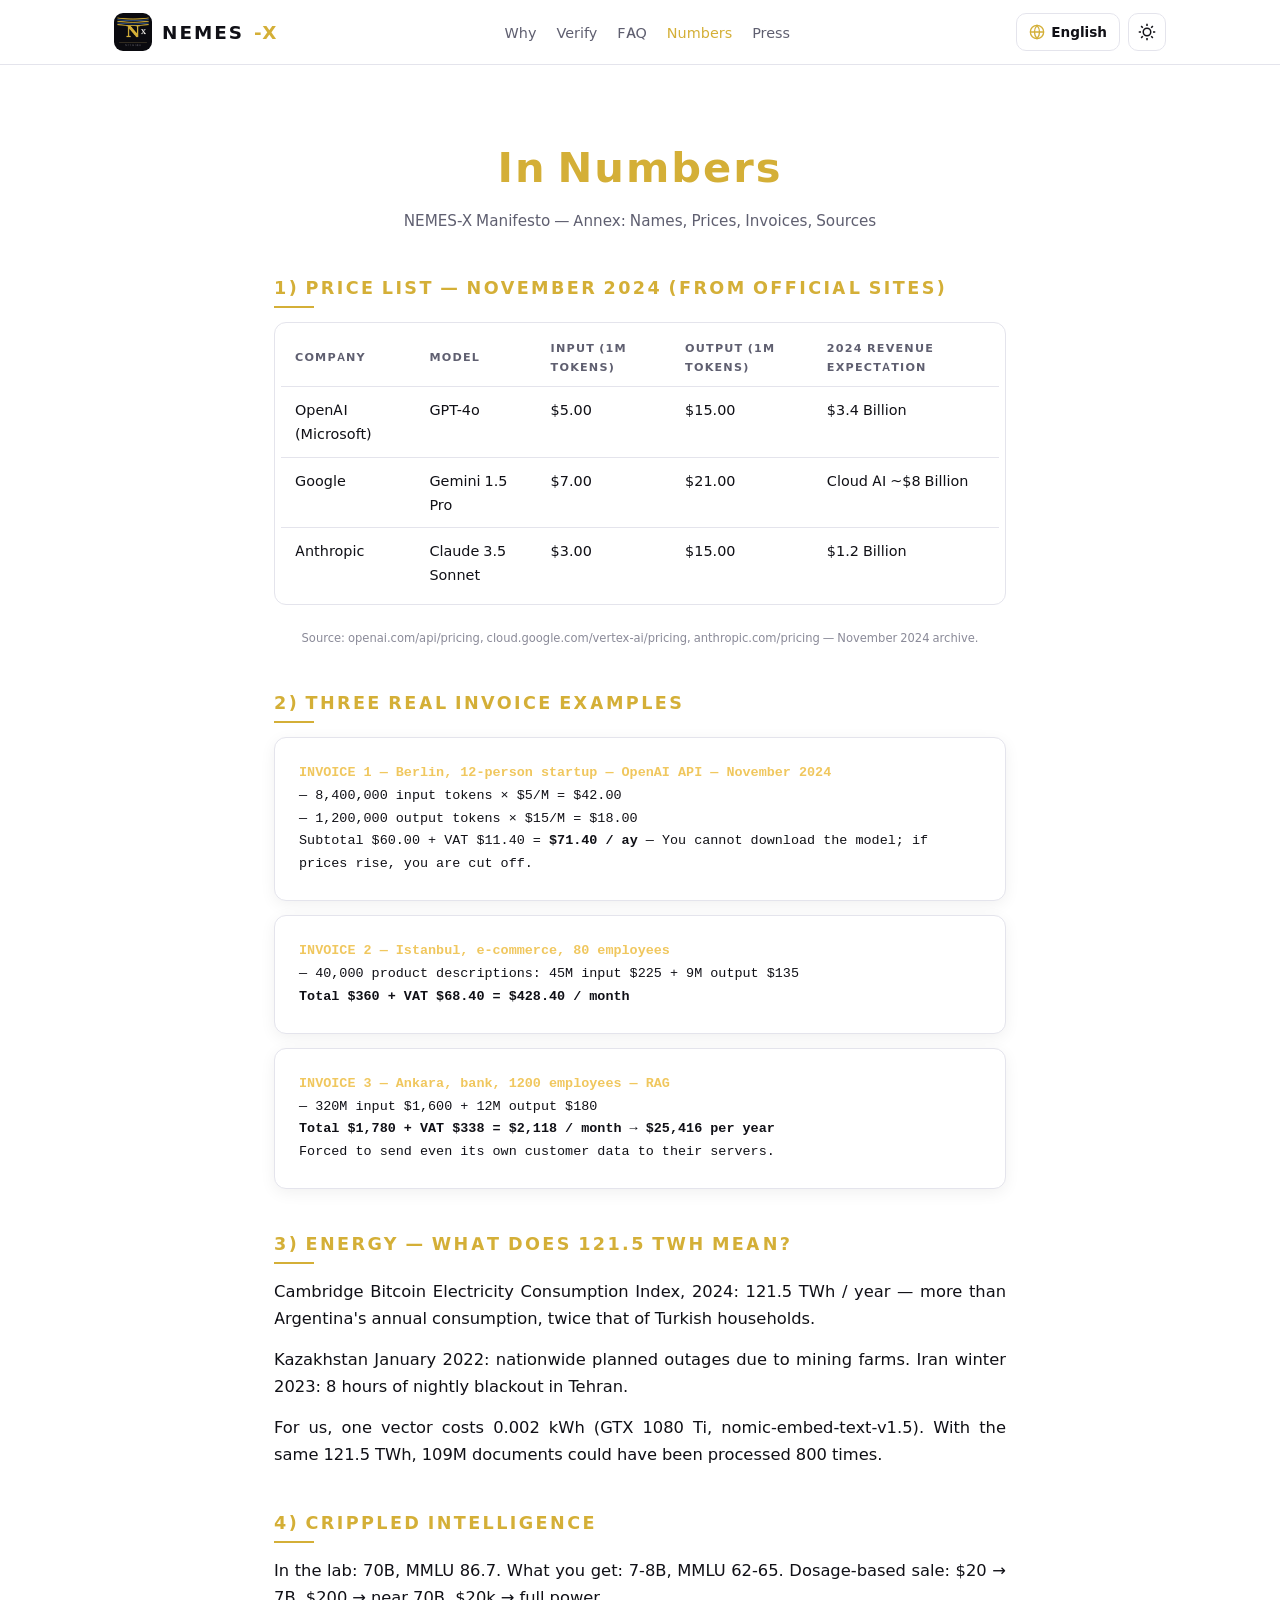
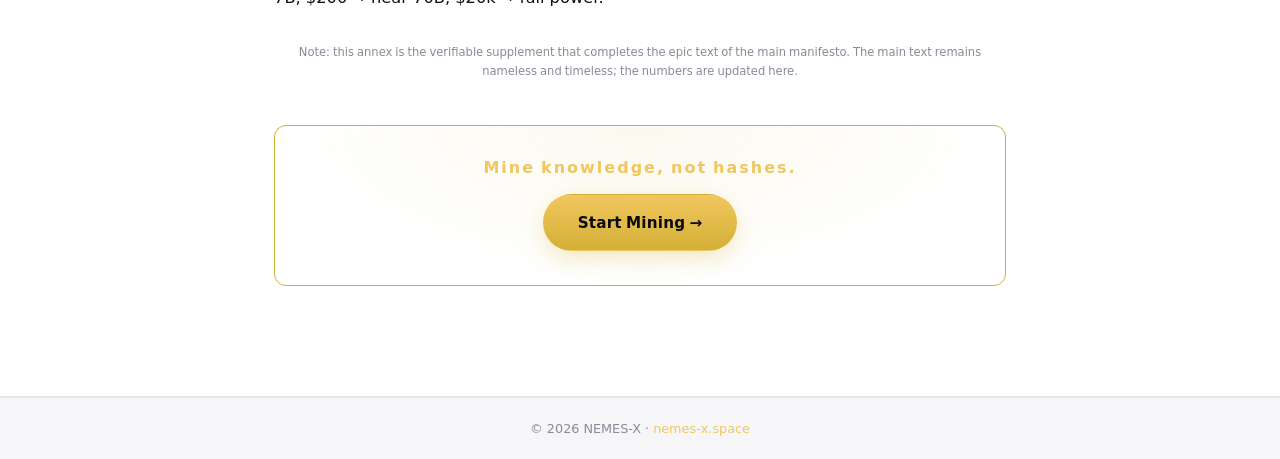
<file: rakamlar.html>
<!DOCTYPE html>
<html lang="tr">
<head>
<meta charset="UTF-8">
<meta name="viewport" content="width=device-width, initial-scale=1.0">
<title>Rakamlarla — NEMES-X</title>
<meta name="description" content="NEMES-X Manifestosu Eki: İsimler, rakamlar, faturalar. 121.5 TWh, 3 şirketin fiyat listesi ve 3 gerçek fatura örneği.">
<link rel="canonical" href="https://nemes-x.space/rakamlar.html">
<link rel="alternate" hreflang="en" href="https://nemes-x.space/rakamlar.html">
<link rel="alternate" hreflang="tr" href="https://nemes-x.space/rakamlar.html?lang=tr">
<link rel="alternate" hreflang="de" href="https://nemes-x.space/rakamlar.html?lang=de">
<link rel="alternate" hreflang="fr" href="https://nemes-x.space/rakamlar.html?lang=fr">
<link rel="alternate" hreflang="es" href="https://nemes-x.space/rakamlar.html?lang=es">
<link rel="alternate" hreflang="ru" href="https://nemes-x.space/rakamlar.html?lang=ru">
<link rel="alternate" hreflang="ar" href="https://nemes-x.space/rakamlar.html?lang=ar">
<link rel="alternate" hreflang="zh" href="https://nemes-x.space/rakamlar.html?lang=zh">
<link rel="alternate" hreflang="x-default" href="https://nemes-x.space/rakamlar.html">

<meta property="og:title" content="NEMES-X — The Sovereign Brain">
<meta property="og:description" content="NEMES-X: a decentralized knowledge mining network. 109,279,716 documents in the core corpus. Transparent contribution verification, public corpus manifest, signed governance.">
<meta property="og:url" content="https://nemes-x.space/">
<meta property="og:image" content="https://nemes-x.space/og-image.png">
<meta property="og:type" content="website">
<meta name="twitter:card" content="summary_large_image">
<meta name="twitter:image" content="https://nemes-x.space/og-image.png">
<meta name="twitter:title" content="NEMES-X — The Sovereign Brain">
<meta name="twitter:description" content="NEMES-X: a decentralized knowledge mining network. 109,279,716 documents in the core corpus. Transparent contribution verification, public corpus manifest, signed governance.">

<link rel="icon" href="data:image/svg+xml,<svg xmlns='http://www.w3.org/2000/svg' viewBox='0 0 100 100'><text y='70' x='50' text-anchor='middle' font-size='58' fill='%23d4af37' font-family='Georgia,serif' font-weight='bold'>N</text></svg>">
<link rel="stylesheet" href="/assets/style.css">
<script src="/assets/theme.js"></script>
</head>
<body>

<nav><div class="wrap">
  <a class="brand" href="/"><img src="/logo-128.png" alt="NEMES-X"><span>NEMES</span>-X</a>
  <button class="menu-btn" onclick="document.querySelector('.nav-links').classList.toggle('open')" aria-label="menu">☰</button>
  <ul class="nav-links">
    <li><a href="/why.html" data-i18n="shared.nav_why">Why</a></li>
    <li><a href="/verify.html" data-i18n="shared.nav_verify">Verify</a></li>
    <li><a href="/faq.html" data-i18n="shared.nav_faq">FAQ</a></li>
    <li><a href="/rakamlar.html" class="active" data-i18n="shared.nav_rakamlar">Rakamlar</a></li>
    <li><a href="/press.html" data-i18n="shared.nav_press">Press</a></li>
  </ul>
  <div class="nav-controls">
    <div class="langwrap">
      <button class="lang-btn" id="langBtn" aria-label="Language">
        <svg viewBox="0 0 24 24" fill="none" stroke="currentColor" stroke-width="2"><circle cx="12" cy="12" r="10"/><path d="M2 12h20M12 2a15 15 0 010 20 15 15 0 010-20z"/></svg>
        <span class="lang-label">English</span>
      </button>
      <div class="lang-menu" id="langMenu"></div>
    </div>
    <button class="icon-btn" id="themeBtn" onclick="toggleTheme()" aria-label="Toggle theme">
      <svg viewBox="0 0 24 24" fill="none" stroke="currentColor" stroke-width="2"><circle cx="12" cy="12" r="5"/><path d="M12 1v3M12 20v3M4.2 4.2l2.2 2.2M17.6 17.6l2.2 2.2M1 12h3M20 12h3M4.2 19.8l2.2-2.2M17.6 6.4l2.2-2.2"/></svg>
    </button>
  </div>
</div></nav>

<article><div class="wrap-narrow">
  <h1 data-i18n="rak.title">Rakamlarla</h1>
  <p class="sub" data-i18n="rak.sub">NEMES-X Manifestosu — Ek: İsimler, Fiyatlar, Faturalar, Kaynaklar</p>

  <h2 data-i18n="rak.h1">1) Fiyat Listesi — Kasım 2024 (Resmi Sitelerden)</h2>
  <div class="tblwrap"><table class="tbl">
    <tr><th data-i18n="rak.t_company">Şirket</th><th data-i18n="rak.t_model">Model</th><th data-i18n="rak.t_in">Girdi (1M token)</th><th data-i18n="rak.t_out">Çıktı (1M token)</th><th data-i18n="rak.t_rev">2024 Ciro Beklentisi</th></tr>
    <tr><td>OpenAI (Microsoft)</td><td>GPT-4o</td><td>$5.00</td><td>$15.00</td><td data-i18n="rak.rev_openai">$3.4 Milyar</td></tr>
    <tr><td>Google</td><td>Gemini 1.5 Pro</td><td>$7.00</td><td>$21.00</td><td data-i18n="rak.rev_google">Cloud AI ~$8 Milyar</td></tr>
    <tr><td>Anthropic</td><td>Claude 3.5 Sonnet</td><td>$3.00</td><td>$15.00</td><td data-i18n="rak.rev_anthropic">$1.2 Milyar</td></tr>
  </table></div>
  <p class="asof" data-i18n="rak.src1">Kaynak: openai.com/api/pricing, cloud.google.com/vertex-ai/pricing, anthropic.com/pricing — Kasım 2024 arşivi.</p>

  <h2 data-i18n="rak.h2">2) Üç Gerçek Fatura Örneği</h2>
  <div class="card" style="font-family:ui-monospace,Menlo,monospace;font-size:.84rem;line-height:1.7">
    <b style="color:var(--gold2)" data-i18n="rak.f1t">FATURA 1 — Berlin, 12 kişilik startup — OpenAI API — Kasım 2024</b><br>
    <span data-i18n="rak.f1a">— 8,400,000 token girdi × $5/M = $42.00</span><br>
    <span data-i18n="rak.f1b">— 1,200,000 token çıktı × $15/M = $18.00</span><br>
    <span data-i18n="rak.f1c">Ara Toplam $60.00 + KDV $11.40 =</span> <b>$71.40 / ay</b> — <span data-i18n="rak.f1d">Modeli indiremezsin, zam gelirse kapatırsın.</span>
  </div>
  <div class="card" style="font-family:ui-monospace,Menlo,monospace;font-size:.84rem;line-height:1.7;margin-top:14px">
    <b style="color:var(--gold2)" data-i18n="rak.f2t">FATURA 2 — İstanbul, e-ticaret, 80 kişi</b><br>
    <span data-i18n="rak.f2a">— 40 bin ürün açıklaması: 45M girdi $225 + 9M çıktı $135</span><br>
    <b data-i18n="rak.f2b">Toplam $360 + KDV $68.40 = $428.40 / ay</b>
  </div>
  <div class="card" style="font-family:ui-monospace,Menlo,monospace;font-size:.84rem;line-height:1.7;margin-top:14px">
    <b style="color:var(--gold2)" data-i18n="rak.f3t">FATURA 3 — Ankara, banka, 1200 kişi — RAG</b><br>
    <span data-i18n="rak.f3a">— 320M girdi $1,600 + 12M çıktı $180</span><br>
    <b data-i18n="rak.f3b">Toplam $1,780 + KDV $338 = $2,118 / ay → Yıllık $25,416</b><br>
    <span data-i18n="rak.f3c">Kendi müşteri verisini bile onların sunucusuna göndermek zorunda.</span>
  </div>

  <h2 data-i18n="rak.h3">3) Enerji — 121.5 TWh Ne Demek?</h2>
  <p data-i18n="rak.p3a">Cambridge Bitcoin Electricity Consumption Index, 2024: <b>121.5 TWh / yıl</b> — Arjantin'in yıllık tüketiminden fazla, Türkiye hanelerinin 2 katı.</p>
  <p data-i18n="rak.p3b">Kazakistan Ocak 2022: Maden çiftlikleri yüzünden <b>ülke genelinde planlı kesintiler</b>. İran Kış 2023: Tahran'da gece 8 saat karartma.</p>
  <p data-i18n="rak.p3c">Bizde tek vektör 0.002 kWh (GTX 1080 Ti, nomic-embed-text-v1.5). Aynı 121.5 TWh ile 109M doküman <b>800 kez</b> işlenebilirdi.</p>

  <h2 data-i18n="rak.h4">4) Kırpılmış Zeka</h2>
  <p data-i18n="rak.p4">Laboratuvarda 70B, MMLU 86.7. Sana verilen 7-8B, MMLU 62-65. Dozajlı satış: $20 → 7B, $200 → 70B'a yakın, $20k → tam güç.</p>

  <p class="asof" style="margin-top:22px" data-i18n="rak.note">Not: Bu ek, ana manifestonun destansı metnini tamamlayan doğrulanabilir ektir. Ana metin isimsiz ve zamansız kalır; rakamlar burada güncellenir.</p>

  <div class="gframe">
    <b data-i18n="rak.cta">Hash değil, bilgi kazın.</b><br>
    <a href="/#download" class="btn gold" style="margin-top:14px" data-i18n="rak.cta2">Madenciliğe Başla →</a>
  </div>
</div></article>

<footer>
  <div class="bottom">
    <div>© 2026 NEMES-X · <a href="/" data-i18n="rak.home">nemes-x.space</a></div>
  </div>
</footer>

<button id="backtop" onclick="window.scrollTo({top:0,behavior:'smooth'})" aria-label="back to top">↑</button>
<script>window.addEventListener('scroll',()=>{var b=document.getElementById('backtop');if(b)b.classList.toggle('show',scrollY>600)});</script>
<script>window.NX_PAGE='rakamlar'</script>
<script src="/assets/i18n.js"></script>
</body>
</html>
</file>
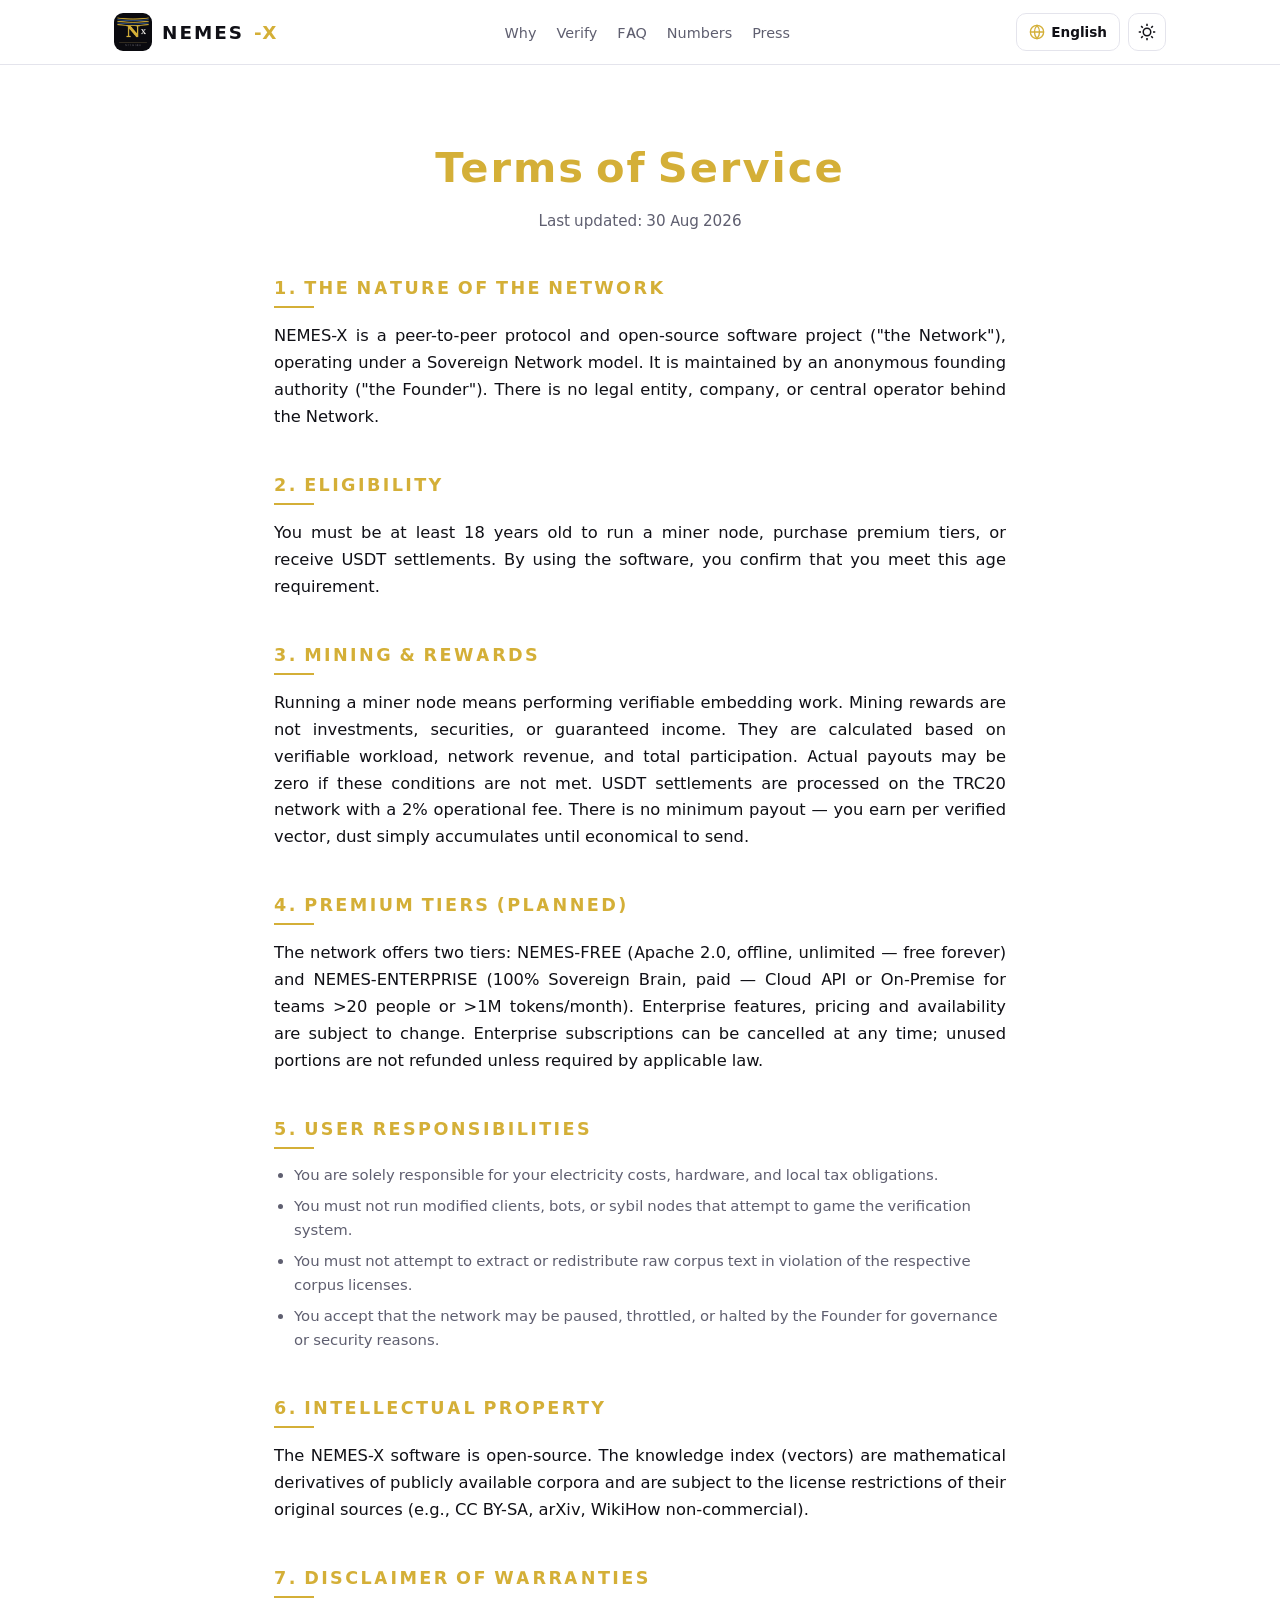
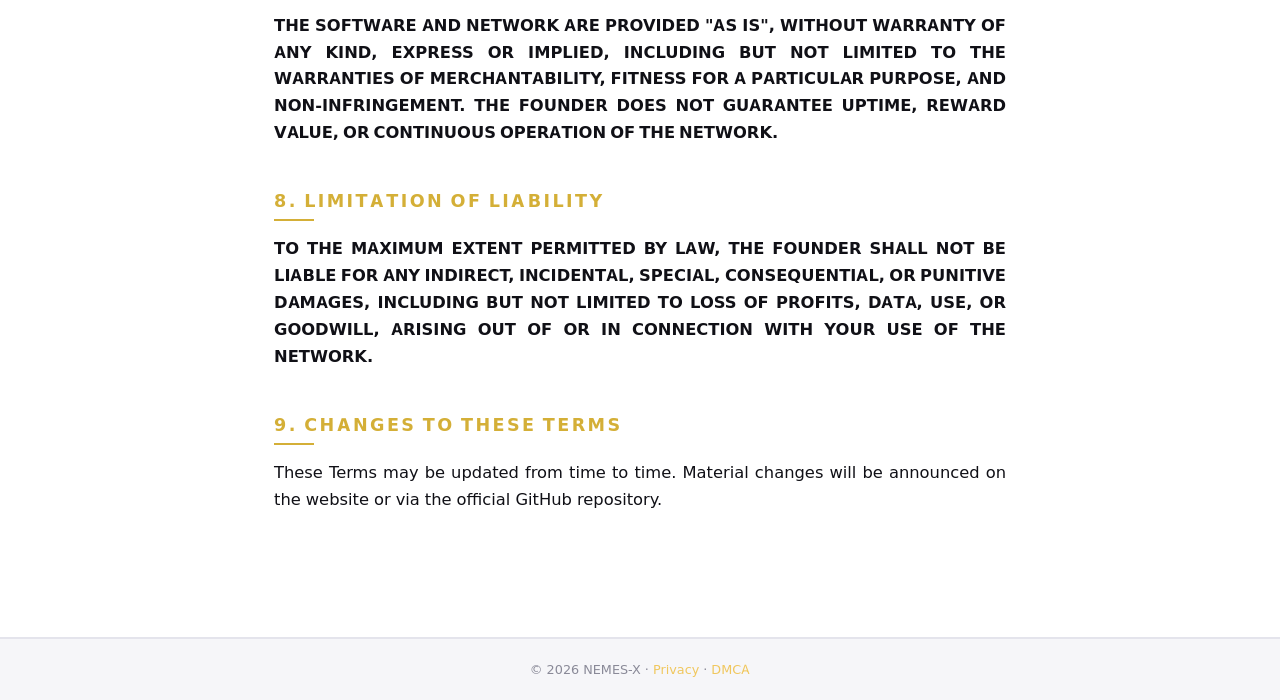
<file: terms.html>
<!DOCTYPE html>
<html lang="en">
<head>
<meta charset="UTF-8">
<meta name="viewport" content="width=device-width, initial-scale=1.0">
<title>Terms — NEMES-X</title>
<meta name="description" content="NEMES-X Terms of Service — network nature, mining rewards, premium tiers, and disclaimers.">
<link rel="canonical" href="https://nemes-x.space/terms.html">
<link rel="alternate" hreflang="en" href="https://nemes-x.space/terms.html">
<link rel="alternate" hreflang="tr" href="https://nemes-x.space/terms.html?lang=tr">
<link rel="alternate" hreflang="de" href="https://nemes-x.space/terms.html?lang=de">
<link rel="alternate" hreflang="fr" href="https://nemes-x.space/terms.html?lang=fr">
<link rel="alternate" hreflang="es" href="https://nemes-x.space/terms.html?lang=es">
<link rel="alternate" hreflang="ru" href="https://nemes-x.space/terms.html?lang=ru">
<link rel="alternate" hreflang="ar" href="https://nemes-x.space/terms.html?lang=ar">
<link rel="alternate" hreflang="zh" href="https://nemes-x.space/terms.html?lang=zh">
<link rel="alternate" hreflang="x-default" href="https://nemes-x.space/terms.html">

<meta property="og:title" content="NEMES-X — The Sovereign Brain">
<meta property="og:description" content="NEMES-X: a decentralized knowledge mining network. 109,279,716 documents in the core corpus. Transparent contribution verification, public corpus manifest, signed governance.">
<meta property="og:url" content="https://nemes-x.space/">
<meta property="og:image" content="https://nemes-x.space/og-image.png">
<meta property="og:type" content="website">
<meta name="twitter:card" content="summary_large_image">
<meta name="twitter:image" content="https://nemes-x.space/og-image.png">
<meta name="twitter:title" content="NEMES-X — The Sovereign Brain">
<meta name="twitter:description" content="NEMES-X: a decentralized knowledge mining network. 109,279,716 documents in the core corpus. Transparent contribution verification, public corpus manifest, signed governance.">

<link rel="icon" href="data:image/svg+xml,<svg xmlns='http://www.w3.org/2000/svg' viewBox='0 0 100 100'><text y='70' x='50' text-anchor='middle' font-size='58' fill='%23d4af37' font-family='Georgia,serif' font-weight='bold'>N</text></svg>">
<link rel="stylesheet" href="/assets/style.css">
<script src="/assets/theme.js"></script>
</head>
<body>

<nav><div class="wrap">
  <a class="brand" href="/"><img src="/logo-128.png" alt="NEMES-X"><span>NEMES</span>-X</a>
  <button class="menu-btn" onclick="document.querySelector('.nav-links').classList.toggle('open')" aria-label="menu">☰</button>
  <ul class="nav-links">
    <li><a href="/why.html" data-i18n="shared.nav_why">Why</a></li>
    <li><a href="/verify.html" data-i18n="shared.nav_verify">Verify</a></li>
    <li><a href="/faq.html" data-i18n="shared.nav_faq">FAQ</a></li>
    <li><a href="/rakamlar.html" data-i18n="shared.nav_rakamlar">Rakamlar</a></li>
    <li><a href="/press.html" data-i18n="shared.nav_press">Press</a></li>
  </ul>
  <div class="nav-controls">
    <div class="langwrap">
      <button class="lang-btn" id="langBtn" aria-label="Language">
        <svg viewBox="0 0 24 24" fill="none" stroke="currentColor" stroke-width="2"><circle cx="12" cy="12" r="10"/><path d="M2 12h20M12 2a15 15 0 010 20 15 15 0 010-20z"/></svg>
        <span class="lang-label">English</span>
      </button>
      <div class="lang-menu" id="langMenu"></div>
    </div>
    <button class="icon-btn" id="themeBtn" onclick="toggleTheme()" aria-label="Toggle theme">
      <svg viewBox="0 0 24 24" fill="none" stroke="currentColor" stroke-width="2"><circle cx="12" cy="12" r="5"/><path d="M12 1v3M12 20v3M4.2 4.2l2.2 2.2M17.6 17.6l2.2 2.2M1 12h3M20 12h3M4.2 19.8l2.2-2.2M17.6 6.4l2.2-2.2"/></svg>
    </button>
  </div>
</div></nav>

<article><div class="wrap-narrow">
  <h1 data-i18n="terms.title">Terms of Service</h1>
  <p class="sub" data-i18n="terms.sub">Last updated: 30 Aug 2026</p>

  <h2 data-i18n="terms.h1">1. The Nature of the Network</h2>
  <p data-i18n="terms.p1">NEMES-X is a peer-to-peer protocol and open-source software project ("the Network"), operating under a Sovereign Network model. It is maintained by an anonymous founding authority ("the Founder"). There is no legal entity, company, or central operator behind the Network.</p>

  <h2 data-i18n="terms.h2">2. Eligibility</h2>
  <p data-i18n="terms.p2">You must be at least 18 years old to run a miner node, purchase premium tiers, or receive USDT settlements. By using the software, you confirm that you meet this age requirement.</p>

  <h2 data-i18n="terms.h3">3. Mining &amp; Rewards</h2>
  <p data-i18n="terms.p3">Running a miner node means performing verifiable embedding work. Mining rewards are not investments, securities, or guaranteed income. They are calculated based on verifiable workload, network revenue, and total participation. Actual payouts may be zero if these conditions are not met. USDT settlements are processed on the TRC20 network with a 2% operational fee. There is no minimum payout — you earn per verified vector, dust simply accumulates until economical to send.</p>

  <h2 data-i18n="terms.h4">4. Premium Tiers (Planned)</h2>
  <p data-i18n="terms.p4">The network offers two tiers: NEMES-FREE (Apache 2.0, offline, unlimited — free forever) and NEMES-ENTERPRISE (100% Sovereign Brain, paid — Cloud API or On-Premise for teams &gt;20 people or &gt;1M tokens/month). Enterprise features, pricing and availability are subject to change. Enterprise subscriptions can be cancelled at any time; unused portions are not refunded unless required by applicable law.</p>

  <h2 data-i18n="terms.h5">5. User Responsibilities</h2>
  <ul style="margin:8px 0 0 20px;color:var(--mut);font-size:.93rem">
    <li style="margin:6px 0" data-i18n="terms.p5_1">You are solely responsible for your electricity costs, hardware, and local tax obligations.</li>
    <li style="margin:6px 0" data-i18n="terms.p5_2">You must not run modified clients, bots, or sybil nodes that attempt to game the verification system.</li>
    <li style="margin:6px 0" data-i18n="terms.p5_3">You must not attempt to extract or redistribute raw corpus text in violation of the respective corpus licenses.</li>
    <li style="margin:6px 0" data-i18n="terms.p5_4">You accept that the network may be paused, throttled, or halted by the Founder for governance or security reasons.</li>
  </ul>

  <h2 data-i18n="terms.h6">6. Intellectual Property</h2>
  <p data-i18n="terms.p6">The NEMES-X software is open-source. The knowledge index (vectors) are mathematical derivatives of publicly available corpora and are subject to the license restrictions of their original sources (e.g., CC BY-SA, arXiv, WikiHow non-commercial).</p>

  <h2 data-i18n="terms.h7">7. Disclaimer of Warranties</h2>
  <p style="font-weight:700" data-i18n="terms.p7">THE SOFTWARE AND NETWORK ARE PROVIDED "AS IS", WITHOUT WARRANTY OF ANY KIND, EXPRESS OR IMPLIED, INCLUDING BUT NOT LIMITED TO THE WARRANTIES OF MERCHANTABILITY, FITNESS FOR A PARTICULAR PURPOSE, AND NON-INFRINGEMENT. THE FOUNDER DOES NOT GUARANTEE UPTIME, REWARD VALUE, OR CONTINUOUS OPERATION OF THE NETWORK.</p>

  <h2 data-i18n="terms.h8">8. Limitation of Liability</h2>
  <p style="font-weight:700" data-i18n="terms.p8">TO THE MAXIMUM EXTENT PERMITTED BY LAW, THE FOUNDER SHALL NOT BE LIABLE FOR ANY INDIRECT, INCIDENTAL, SPECIAL, CONSEQUENTIAL, OR PUNITIVE DAMAGES, INCLUDING BUT NOT LIMITED TO LOSS OF PROFITS, DATA, USE, OR GOODWILL, ARISING OUT OF OR IN CONNECTION WITH YOUR USE OF THE NETWORK.</p>

  <h2 data-i18n="terms.h9">9. Changes to these Terms</h2>
  <p data-i18n="terms.p9">These Terms may be updated from time to time. Material changes will be announced on the website or via the official GitHub repository.</p>
</div></article>

<footer>
  <div class="bottom">
    <div>© 2026 NEMES-X · <a href="/privacy.html" data-i18n="shared.nav_privacy">Privacy</a> · <a href="/dmca.html" data-i18n="shared.nav_dmca">DMCA</a></div>
  </div>
</footer>

<button id="backtop" onclick="window.scrollTo({top:0,behavior:'smooth'})" aria-label="back to top">↑</button>
<script>window.addEventListener('scroll',()=>{var b=document.getElementById('backtop');if(b)b.classList.toggle('show',scrollY>600)});</script>
<script>window.NX_PAGE='terms'</script>
<script src="/assets/i18n.js"></script>
</body>
</html>
</file>
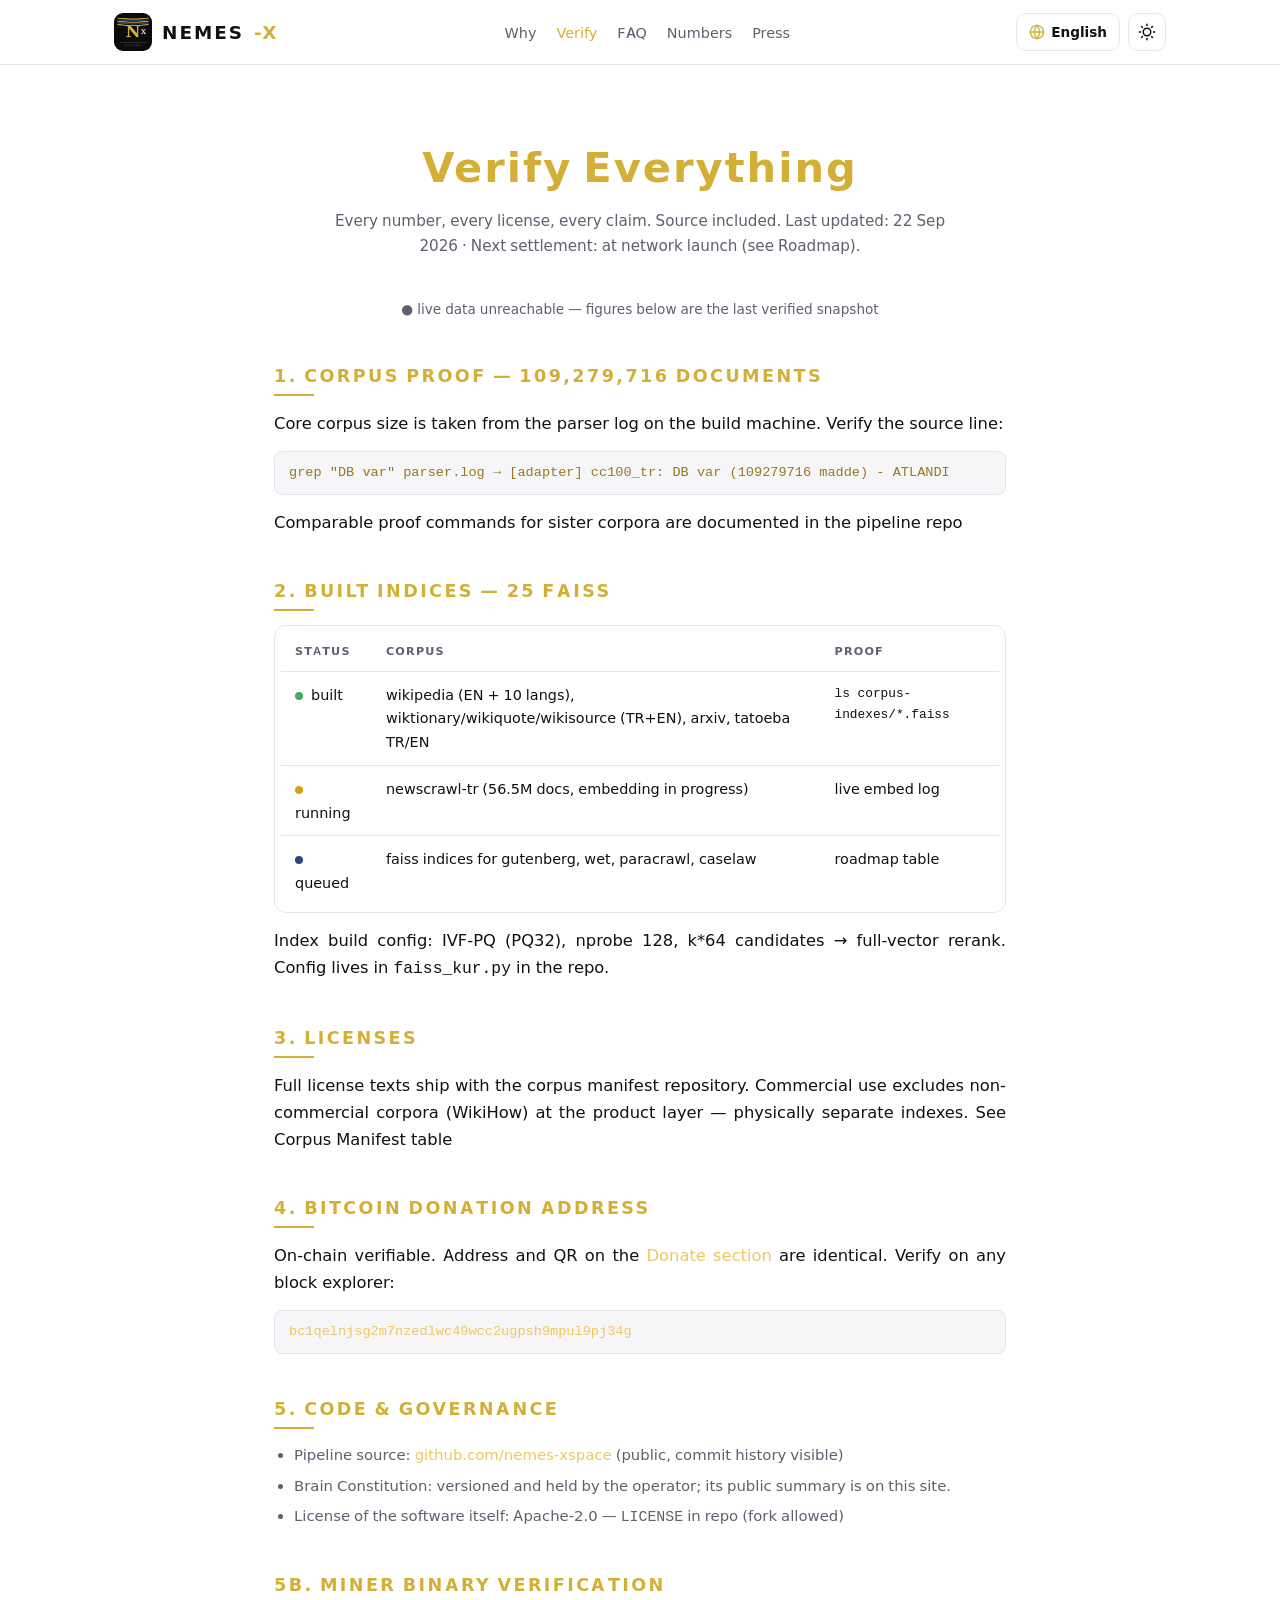
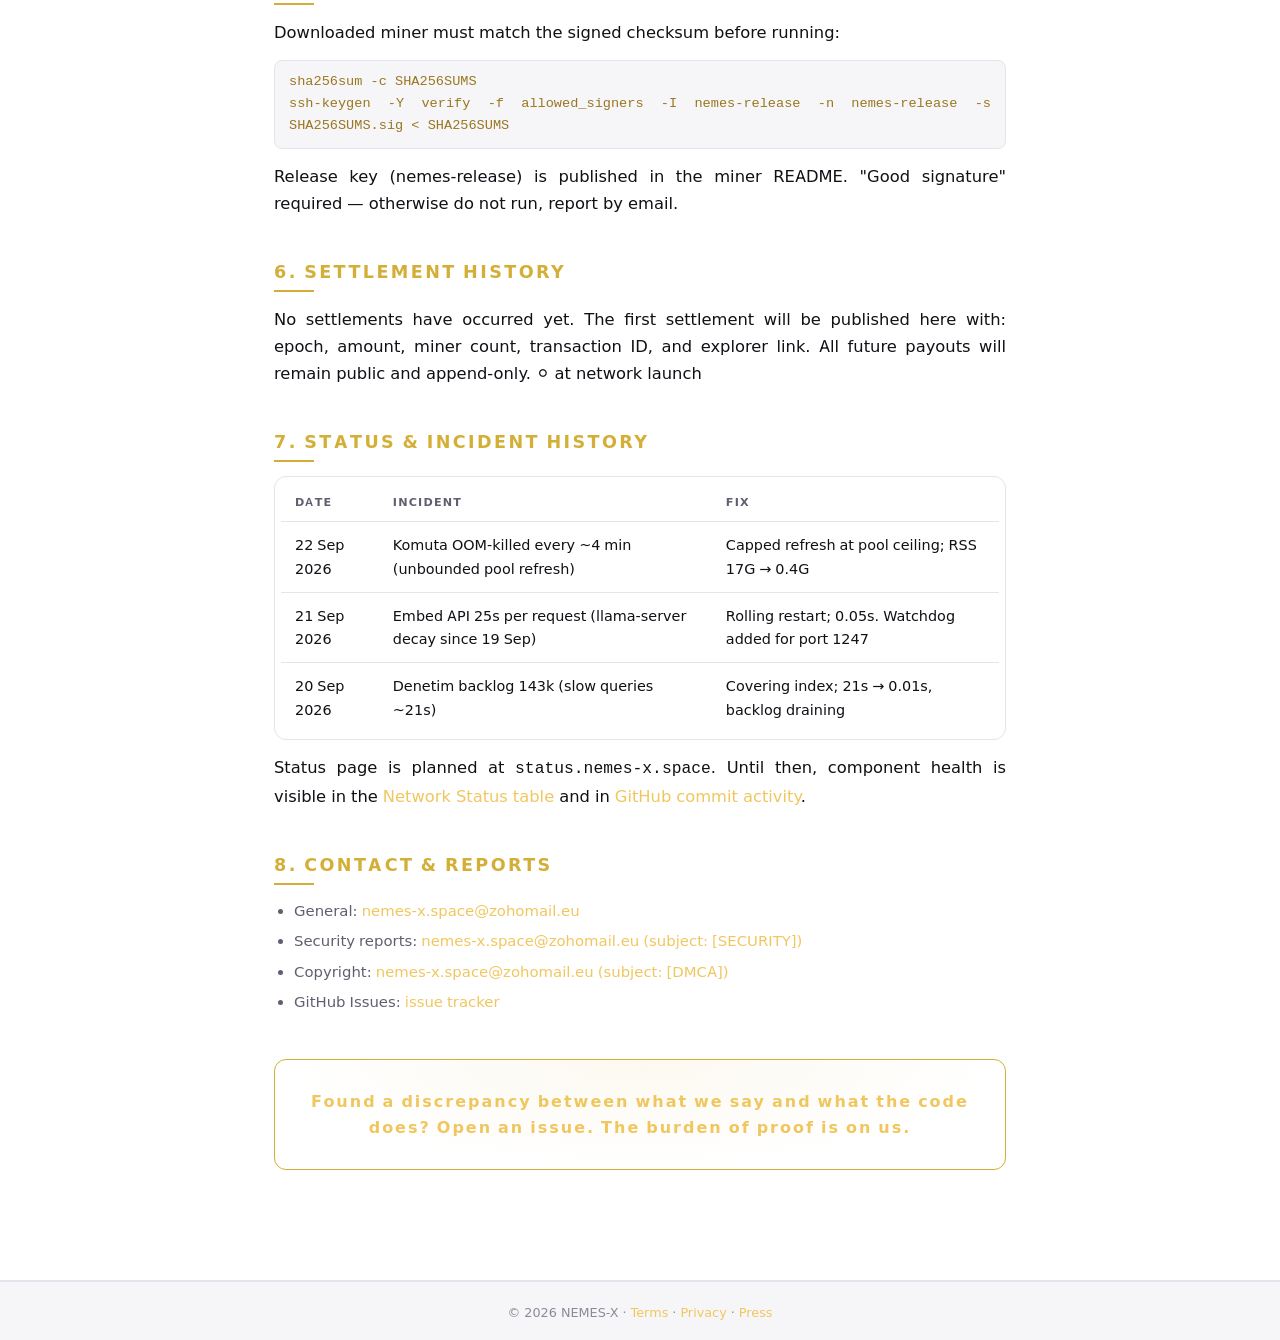
<file: verify.html>
<!DOCTYPE html>
<html lang="en">
<head>
<meta charset="UTF-8">
<meta name="viewport" content="width=device-width, initial-scale=1.0">
<title>Verify — NEMES-X</title>
<meta name="description" content="Verify every claim NEMES-X makes — corpus counts, licenses, code, and governance.">
<link rel="canonical" href="https://nemes-x.space/verify.html">
<link rel="alternate" hreflang="en" href="https://nemes-x.space/verify.html">
<link rel="alternate" hreflang="tr" href="https://nemes-x.space/verify.html?lang=tr">
<link rel="alternate" hreflang="de" href="https://nemes-x.space/verify.html?lang=de">
<link rel="alternate" hreflang="fr" href="https://nemes-x.space/verify.html?lang=fr">
<link rel="alternate" hreflang="es" href="https://nemes-x.space/verify.html?lang=es">
<link rel="alternate" hreflang="ru" href="https://nemes-x.space/verify.html?lang=ru">
<link rel="alternate" hreflang="ar" href="https://nemes-x.space/verify.html?lang=ar">
<link rel="alternate" hreflang="zh" href="https://nemes-x.space/verify.html?lang=zh">
<link rel="alternate" hreflang="x-default" href="https://nemes-x.space/verify.html">

<meta property="og:title" content="NEMES-X — The Sovereign Brain">
<meta property="og:description" content="NEMES-X: a decentralized knowledge mining network. 109,279,716 documents in the core corpus. Transparent contribution verification, public corpus manifest, signed governance.">
<meta property="og:url" content="https://nemes-x.space/verify.html">
<meta property="og:image" content="https://nemes-x.space/og-image.png">
<meta property="og:type" content="website">
<meta name="twitter:card" content="summary_large_image">
<meta name="twitter:image" content="https://nemes-x.space/og-image.png">
<meta name="twitter:title" content="NEMES-X — The Sovereign Brain">
<meta name="twitter:description" content="NEMES-X: a decentralized knowledge mining network. 109,279,716 documents in the core corpus. Transparent contribution verification, public corpus manifest, signed governance.">

<link rel="icon" href="data:image/svg+xml,<svg xmlns='http://www.w3.org/2000/svg' viewBox='0 0 100 100'><text y='70' x='50' text-anchor='middle' font-size='58' fill='%23d4af37' font-family='Georgia,serif' font-weight='bold'>N</text></svg>">
<link rel="stylesheet" href="/assets/style.css">
<script src="/assets/theme.js"></script>
</head>
<body>

<nav><div class="wrap">
  <a class="brand" href="/"><img src="/logo-128.png" alt="NEMES-X"><span>NEMES</span>-X</a>
  <button class="menu-btn" onclick="document.querySelector('.nav-links').classList.toggle('open')" aria-label="menu">☰</button>
  <ul class="nav-links">
    <li><a href="/why.html" data-i18n="shared.nav_why">Why</a></li>
    <li><a href="/verify.html" class="active" data-i18n="shared.nav_verify">Verify</a></li>
    <li><a href="/faq.html" data-i18n="shared.nav_faq">FAQ</a></li>
    <li><a href="/rakamlar.html" data-i18n="shared.nav_rakamlar">Rakamlar</a></li>
    <li><a href="/press.html" data-i18n="shared.nav_press">Press</a></li>
  </ul>
  <div class="nav-controls">
    <div class="langwrap">
      <button class="lang-btn" id="langBtn" aria-label="Language">
        <svg viewBox="0 0 24 24" fill="none" stroke="currentColor" stroke-width="2"><circle cx="12" cy="12" r="10"/><path d="M2 12h20M12 2a15 15 0 010 20 15 15 0 010-20z"/></svg>
        <span class="lang-label">English</span>
      </button>
      <div class="lang-menu" id="langMenu"></div>
    </div>
    <button class="icon-btn" id="themeBtn" onclick="toggleTheme()" aria-label="Toggle theme">
      <svg viewBox="0 0 24 24" fill="none" stroke="currentColor" stroke-width="2"><circle cx="12" cy="12" r="5"/><path d="M12 1v3M12 20v3M4.2 4.2l2.2 2.2M17.6 17.6l2.2 2.2M1 12h3M20 12h3M4.2 19.8l2.2-2.2M17.6 6.4l2.2-2.2"/></svg>
    </button>
  </div>
</div></nav>

<article><div class="wrap-narrow">
  <h1 data-i18n="ver.title">Verify Everything</h1>
  <p class="sub" data-i18n="ver.meta">Every number, every license, every claim. Source included. Last updated: 22 Sep 2026 · Next settlement: at network launch (see Roadmap).</p>
  <p class="sub" id="ver-live" style="font-size:.85rem">● live network data loading…</p>

  <h2 data-i18n="ver.h1">1. Corpus Proof — 109,279,716 documents</h2>
  <p data-i18n="ver.p1">Core corpus size is taken from the parser log on the build machine. Verify the source line:</p>
  <p style="font-family:ui-monospace,Menlo,monospace;font-size:.85rem;background:var(--mock-bg);border:1px solid var(--line);padding:10px 14px;border-radius:8px;color:var(--gold-text)"><code>grep "DB var" parser.log → [adapter] cc100_tr: DB var (109279716 madde) - ATLANDI</code></p>
  <p data-i18n="ver.p2">Comparable proof commands for sister corpora are documented in <a href="https://github.com/nemes-xspace">the pipeline repo</a> (README → corpus manifest).</p>

  <h2 data-i18n="ver.h2">2. Built Indices — 26 FAISS</h2>
  <div class="tblwrap"><table class="tbl">
    <tr><th data-i18n="ver.t_status">Status</th><th data-i18n="ver.t_corpus">Corpus</th><th data-i18n="ver.t_proof">Proof</th></tr>
    <tr><td><span class="dot g"></span><span data-i18n="ver.built">built</span></td><td data-i18n="ver.built_c">wikipedia (EN + 10 langs), wiktionary/wikiquote/wikisource (TR+EN), arxiv, tatoeba TR/EN</td><td style="font-family:ui-monospace,Menlo,monospace;font-size:.8rem"><code>ls corpus-indexes/*.faiss</code></td></tr>
    <tr><td><span class="dot y"></span><span data-i18n="ver.running">running</span></td><td data-i18n="ver.run_c">newscrawl-tr (56.5M docs, embedding in progress)</td><td data-i18n="ver.run_p">live embed log</td></tr>
    <tr><td><span class="dot b"></span><span data-i18n="ver.queued">queued</span></td><td data-i18n="ver.q_c">faiss indices for gutenberg, wet, paracrawl, caselaw</td><td data-i18n="ver.q_p">roadmap table</td></tr>
  </table></div>
  <p><span data-i18n="ver.p3">Index build config: IVF-PQ (PQ32), nprobe 128, k*64 candidates → full-vector rerank. Config lives in</span> <code>faiss_kur.py</code> <span data-i18n="ver.p3b">in the repo.</span></p>

  <h2 data-i18n="ver.h3">3. Licenses</h2>
  <p data-i18n="ver.p4">Full license texts ship with the corpus manifest repository. Commercial use excludes non-commercial corpora (WikiHow) at the product layer — physically separate indexes. See <a href="/#transparency">Corpus Manifest table</a> for per-corpus positions.</p>

  <h2 data-i18n="ver.h4">4. Bitcoin Donation Address</h2>
  <p><span data-i18n="ver.p5">On-chain verifiable. Address and QR on the</span> <a href="/#donate" data-i18n="ver.p5b">Donate section</a> <span data-i18n="ver.p5c">are identical. Verify on any block explorer:</span></p>
  <p style="font-family:ui-monospace,Menlo,monospace;font-size:.85rem;background:var(--mock-bg);border:1px solid var(--line);padding:10px 14px;border-radius:8px"><a href="https://mempool.space/address/bc1qelnjsg2m7nzedlwc49wcc2ugpsh9mpul9pj34g">bc1qelnjsg2m7nzedlwc49wcc2ugpsh9mpul9pj34g</a></p>

  <h2 data-i18n="ver.h5">5. Code &amp; Governance</h2>
  <ul style="margin:8px 0 0 20px;color:var(--mut);font-size:.93rem">
    <li style="margin:6px 0"><span data-i18n="ver.g1">Pipeline source:</span> <a href="https://github.com/nemes-xspace">github.com/nemes-xspace</a> <span data-i18n="ver.g1b">(public, commit history visible)</span></li>
    <li style="margin:6px 0" data-i18n="ver.g2">Brain Constitution: versioned and held by the operator; its public summary is on this site.</li>
    <li style="margin:6px 0"><span data-i18n="ver.g3">License of the software itself: Apache-2.0 —</span> <code>LICENSE</code> <span data-i18n="ver.g3b">in repo (fork allowed)</span></li>
  </ul>

  <h2 data-i18n="ver.h5b">5b. Miner Binary Verification</h2>
  <p data-i18n="ver.p5d">Downloaded miner must match the signed checksum before running:</p>
  <p style="font-family:ui-monospace,Menlo,monospace;font-size:.85rem;background:var(--mock-bg);border:1px solid var(--line);padding:10px 14px;border-radius:8px;color:var(--gold-text)"><code>sha256sum -c SHA256SUMS<br>ssh-keygen -Y verify -f allowed_signers -I nemes-release -n nemes-release -s SHA256SUMS.sig &lt; SHA256SUMS</code></p>
  <p data-i18n="ver.p5e">Release key (<code>nemes-release</code>) is published in the miner README. "Good signature" required — otherwise do not run, report by email.</p>

  <h2 data-i18n="ver.h6">6. Settlement History</h2>
  <p data-i18n="ver.p6">No settlements have occurred yet. The first settlement will be published here with: epoch, amount, miner count, transaction ID, and explorer link. All future payouts will remain public and append-only. <span style="color:var(--dim)">⚪ at network launch</span></p>

  <h2 data-i18n="ver.h7">7. Status &amp; Incident History</h2>
  <div class="tblwrap"><table class="tbl">
    <tr><th data-i18n="ver.t_date">Date</th><th data-i18n="ver.t_inc">Incident</th><th data-i18n="ver.t_fix">Fix</th></tr>
    <tr><td>22 Sep 2026</td><td data-i18n="ver.i1">Komuta OOM-killed every ~4 min (unbounded pool refresh)</td><td data-i18n="ver.i1b">Capped refresh at pool ceiling; RSS 17G → 0.4G</td></tr>
    <tr><td>21 Sep 2026</td><td data-i18n="ver.i2">Embed API 25s per request (llama-server decay since 19 Sep)</td><td data-i18n="ver.i2b">Rolling restart; 0.05s. Watchdog added for port 1247</td></tr>
    <tr><td>20 Sep 2026</td><td data-i18n="ver.i3">Denetim backlog 143k (slow queries ~21s)</td><td data-i18n="ver.i3b">Covering index; 21s → 0.01s, backlog draining</td></tr>
  </table></div>
  <p><span data-i18n="ver.p7">Status page is planned at</span> <code>status.nemes-x.space</code><span data-i18n="ver.p7b">. Until then, component health is visible in the</span> <a href="/#status" data-i18n="ver.p7c">Network Status table</a> <span data-i18n="ver.p7d">and in</span> <a href="https://github.com/nemes-xspace" data-i18n="ver.p7e">GitHub commit activity</a>.</p>

  <h2 data-i18n="ver.h8">8. Contact &amp; Reports</h2>
  <ul style="margin:8px 0 0 20px;color:var(--mut);font-size:.93rem">
    <li style="margin:6px 0"><span data-i18n="ver.c1">General:</span> <a href="mailto:nemes-x.space@zohomail.eu">nemes-x.space@zohomail.eu</a></li>
    <li style="margin:6px 0"><span data-i18n="ver.c2">Security reports:</span> <a href="mailto:nemes-x.space@zohomail.eu?subject=[SECURITY]">nemes-x.space@zohomail.eu (subject: [SECURITY])</a></li>
    <li style="margin:6px 0"><span data-i18n="ver.c3">Copyright:</span> <a href="mailto:nemes-x.space@zohomail.eu?subject=[DMCA]">nemes-x.space@zohomail.eu (subject: [DMCA])</a></li>
    <li style="margin:6px 0"><span data-i18n="ver.c4">GitHub Issues:</span> <a href="https://github.com/nemes-xspace/nemes-xspace.github.io/issues" data-i18n="ver.c4b">issue tracker</a></li>
  </ul>

  <div class="gframe"><b data-i18n="ver.proof">Found a discrepancy between what we say and what the code does? Open an issue. The burden of proof is on us.</b></div>
</div></article>

<footer>
  <div class="bottom">
    <div>© 2026 NEMES-X · <a href="/terms.html" data-i18n="shared.nav_terms">Terms</a> · <a href="/privacy.html" data-i18n="shared.nav_privacy">Privacy</a> · <a href="/press.html" data-i18n="shared.nav_press">Press</a></div>
  </div>
</footer>

<button id="backtop" onclick="window.scrollTo({top:0,behavior:'smooth'})" aria-label="back to top">↑</button>
<script>window.addEventListener('scroll',()=>{var b=document.getElementById('backtop');if(b)b.classList.toggle('show',scrollY>600)});</script>
<script>window.NX_PAGE='verify'</script>
<script>
// Verify canlı satırı: arz + durum, yoksa statik metin kalır.
(function(){var el=document.getElementById('ver-live');if(!el)return;fetch('https://komuta.nemes-x.space/api/arz',{cache:'no-store'}).then(function(r){if(!r.ok)throw 0;return r.json()}).then(function(j){el.textContent='● live: '+Number(j.toplam_kanit||0).toLocaleString('en-US')+' proofs · '+Number(j.toplam_coin||0).toLocaleString('en-US',{maximumFractionDigits:2})+' NEMES · batch '+Number(j.tamamlanan_batch||0).toLocaleString('en-US');el.style.color='var(--gold2)'}).catch(function(){el.textContent='● live data unreachable — figures below are the last verified snapshot'})})();
</script>
<script src="/assets/i18n.js"></script>
</body>
</html>
</file>
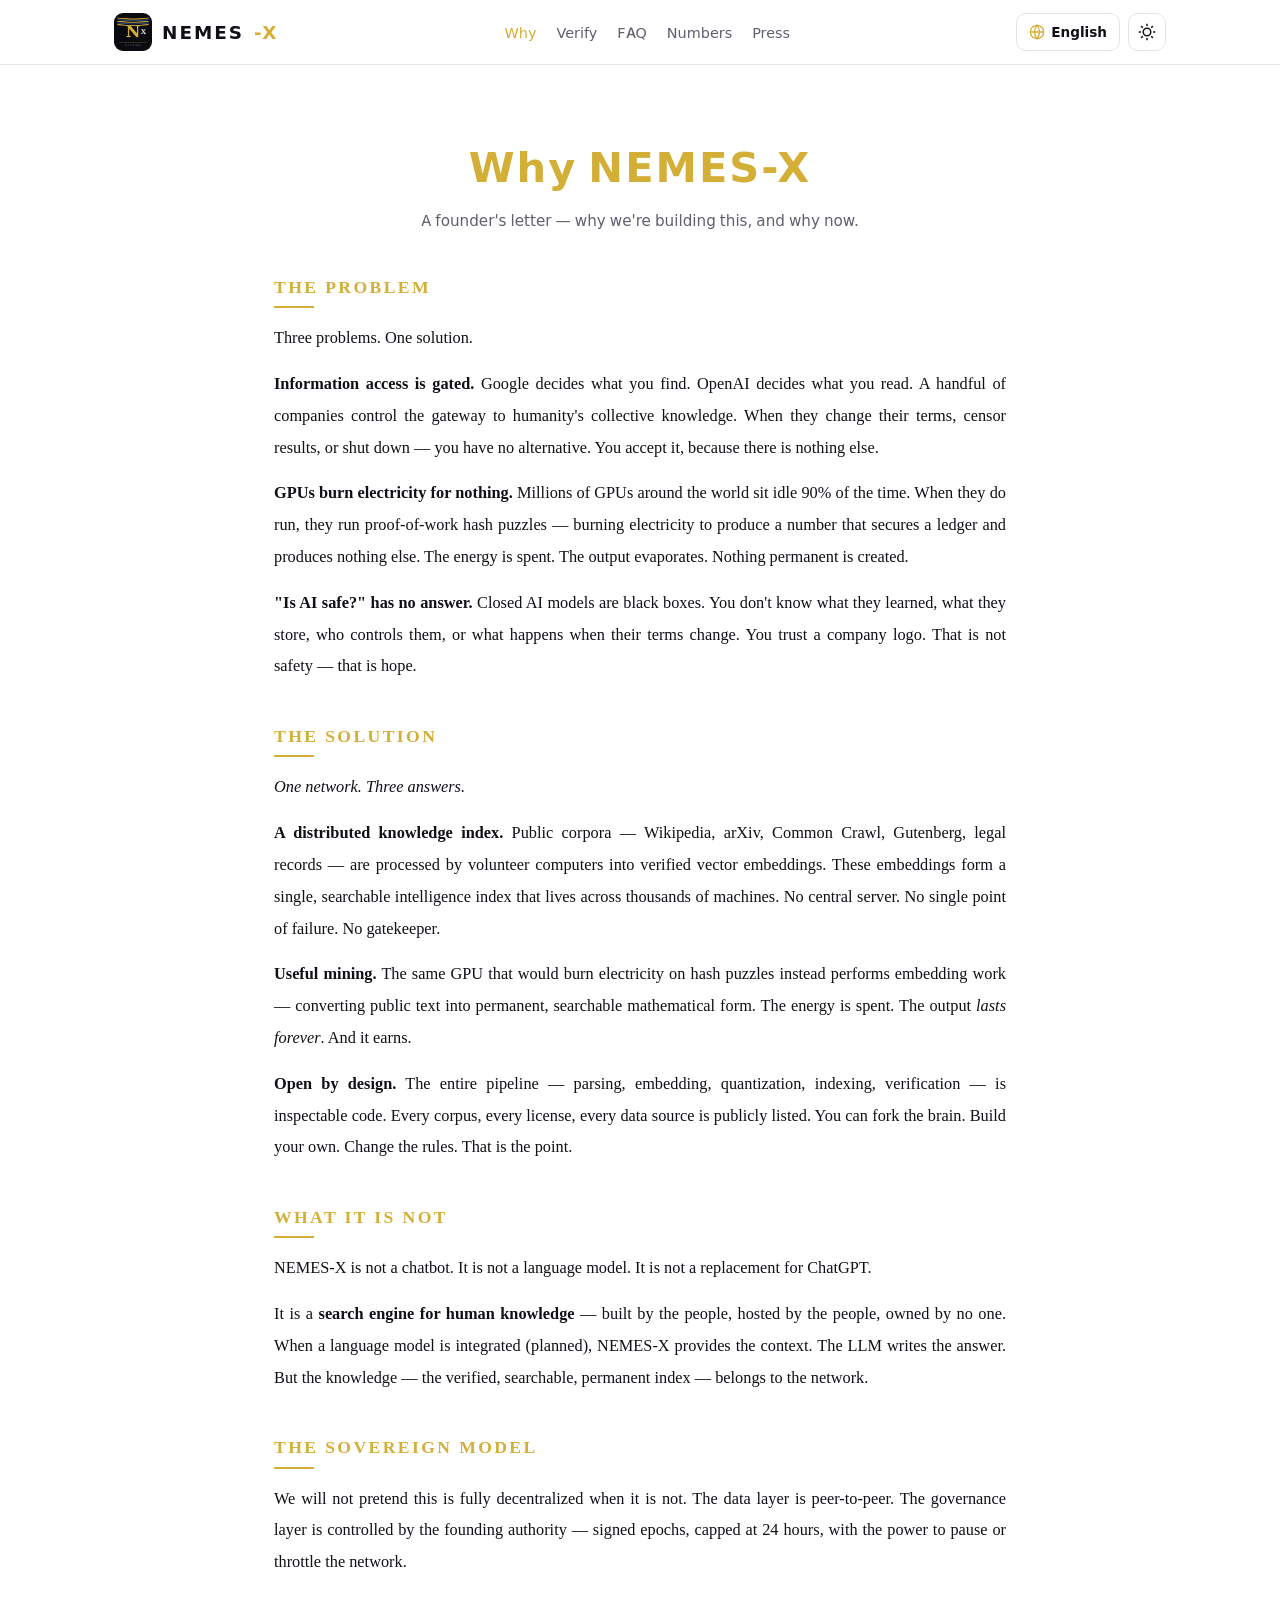
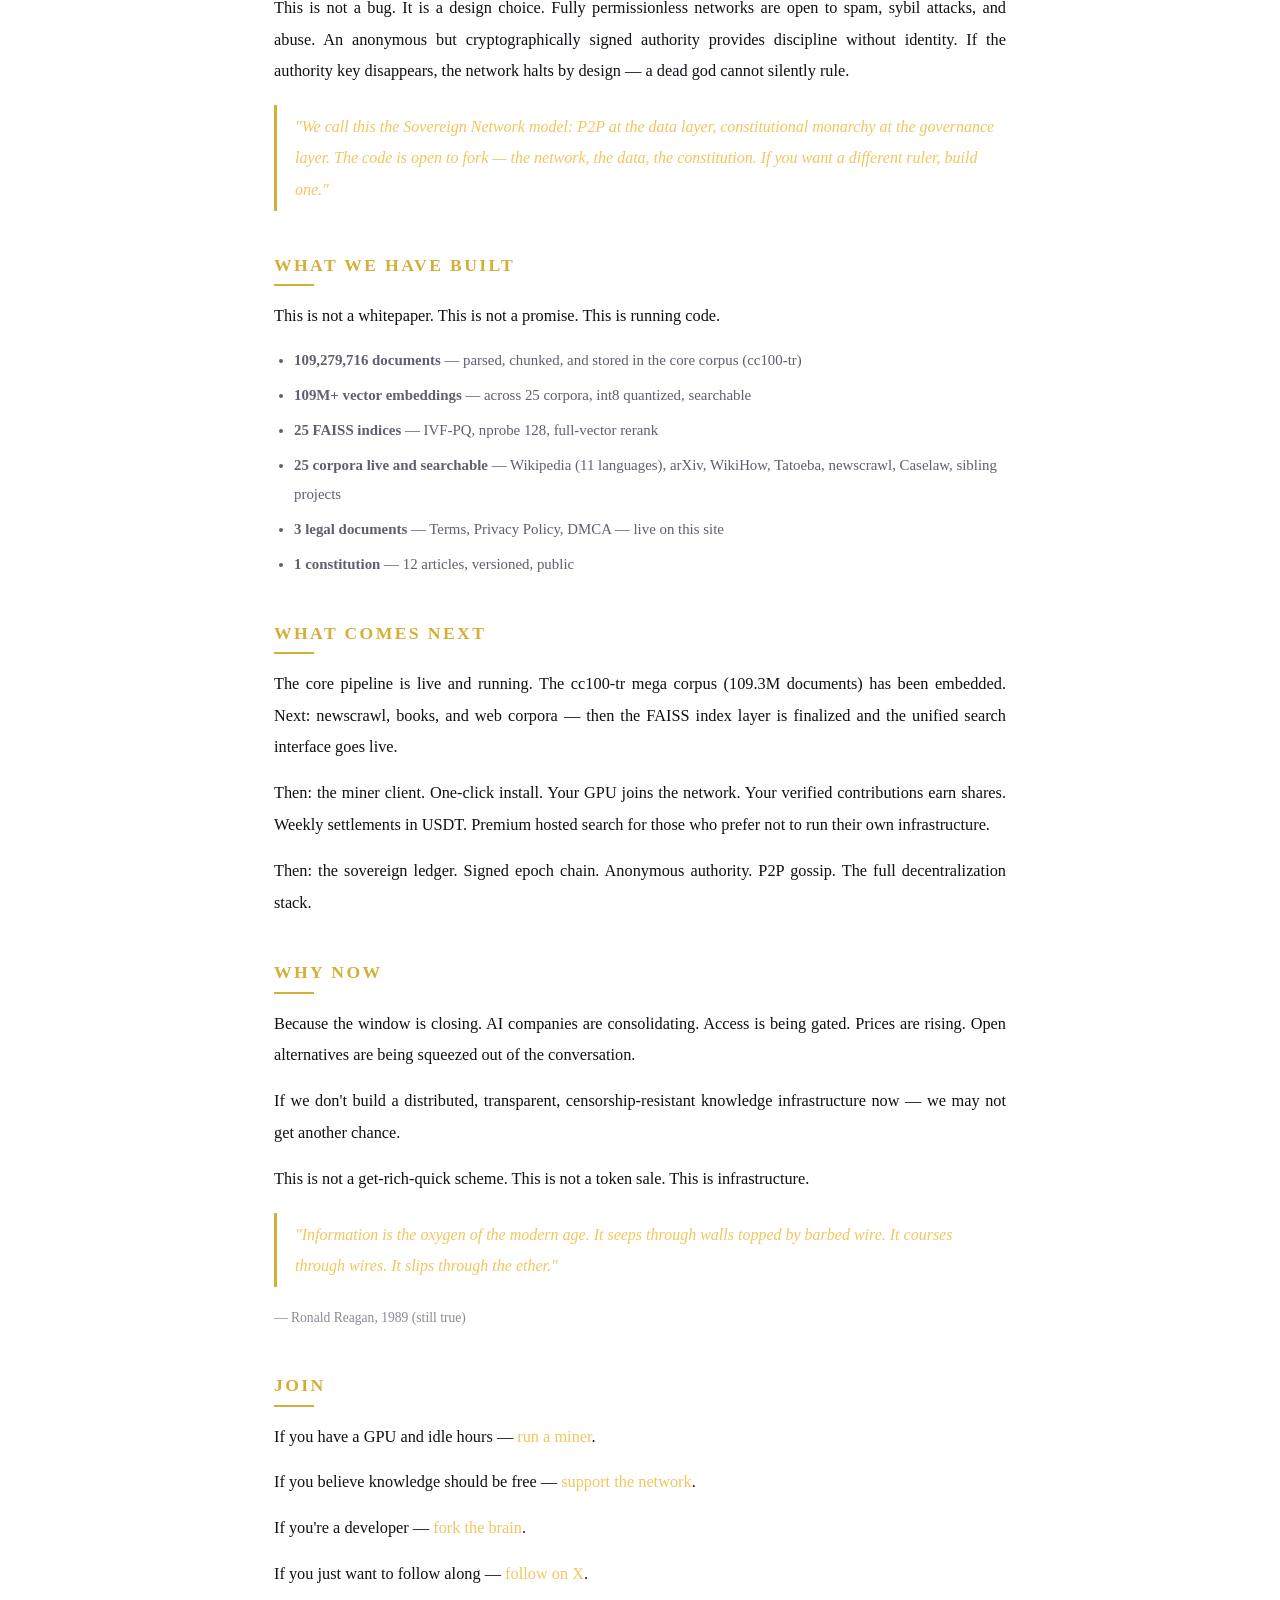
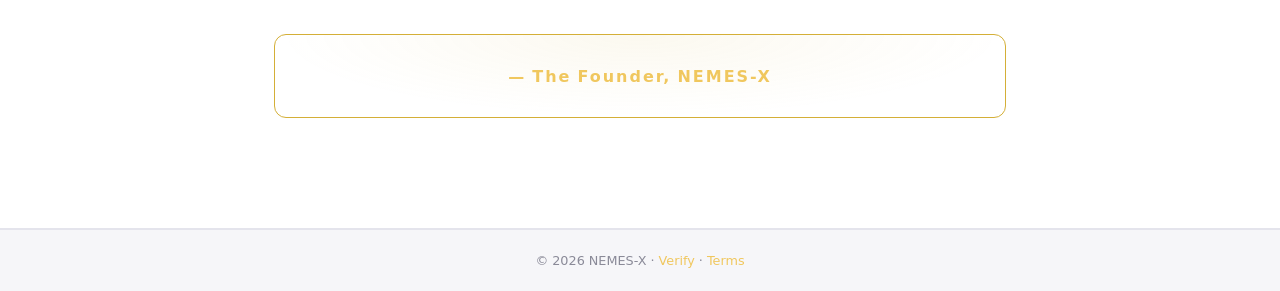
<file: why.html>
<!DOCTYPE html>
<html lang="en">
<head>
<meta charset="UTF-8">
<meta name="viewport" content="width=device-width, initial-scale=1.0">
<title>Why NEMES-X — A Founder's Letter</title>
<meta name="description" content="Why NEMES-X exists — a founder's letter on gated information, wasted GPU power, and the Sovereign Network.">
<link rel="canonical" href="https://nemes-x.space/why.html">
<link rel="alternate" hreflang="en" href="https://nemes-x.space/why.html">
<link rel="alternate" hreflang="tr" href="https://nemes-x.space/why.html?lang=tr">
<link rel="alternate" hreflang="de" href="https://nemes-x.space/why.html?lang=de">
<link rel="alternate" hreflang="fr" href="https://nemes-x.space/why.html?lang=fr">
<link rel="alternate" hreflang="es" href="https://nemes-x.space/why.html?lang=es">
<link rel="alternate" hreflang="ru" href="https://nemes-x.space/why.html?lang=ru">
<link rel="alternate" hreflang="ar" href="https://nemes-x.space/why.html?lang=ar">
<link rel="alternate" hreflang="zh" href="https://nemes-x.space/why.html?lang=zh">
<link rel="alternate" hreflang="x-default" href="https://nemes-x.space/why.html">

<meta property="og:title" content="NEMES-X — The Sovereign Brain">
<meta property="og:description" content="NEMES-X: a decentralized knowledge mining network. 109,279,716 documents in the core corpus. Transparent contribution verification, public corpus manifest, signed governance.">
<meta property="og:url" content="https://nemes-x.space/why.html">
<meta property="og:image" content="https://nemes-x.space/og-image.png">
<meta property="og:type" content="website">
<meta name="twitter:card" content="summary_large_image">
<meta name="twitter:image" content="https://nemes-x.space/og-image.png">
<meta name="twitter:title" content="NEMES-X — The Sovereign Brain">
<meta name="twitter:description" content="NEMES-X: a decentralized knowledge mining network. 109,279,716 documents in the core corpus. Transparent contribution verification, public corpus manifest, signed governance.">

<link rel="icon" href="data:image/svg+xml,<svg xmlns='http://www.w3.org/2000/svg' viewBox='0 0 100 100'><text y='70' x='50' text-anchor='middle' font-size='58' fill='%23d4af37' font-family='Georgia,serif' font-weight='bold'>N</text></svg>">
<link rel="stylesheet" href="/assets/style.css">
<script src="/assets/theme.js"></script>
</head>
<body>

<nav><div class="wrap">
  <a class="brand" href="/"><img src="/logo-128.png" alt="NEMES-X"><span>NEMES</span>-X</a>
  <button class="menu-btn" onclick="document.querySelector('.nav-links').classList.toggle('open')" aria-label="menu">☰</button>
  <ul class="nav-links">
    <li><a href="/why.html" class="active" data-i18n="shared.nav_why">Why</a></li>
    <li><a href="/verify.html" data-i18n="shared.nav_verify">Verify</a></li>
    <li><a href="/faq.html" data-i18n="shared.nav_faq">FAQ</a></li>
    <li><a href="/rakamlar.html" data-i18n="shared.nav_rakamlar">Rakamlar</a></li>
    <li><a href="/press.html" data-i18n="shared.nav_press">Press</a></li>
  </ul>
  <div class="nav-controls">
    <div class="langwrap">
      <button class="lang-btn" id="langBtn" aria-label="Language">
        <svg viewBox="0 0 24 24" fill="none" stroke="currentColor" stroke-width="2"><circle cx="12" cy="12" r="10"/><path d="M2 12h20M12 2a15 15 0 010 20 15 15 0 010-20z"/></svg>
        <span class="lang-label">English</span>
      </button>
      <div class="lang-menu" id="langMenu"></div>
    </div>
    <button class="icon-btn" id="themeBtn" onclick="toggleTheme()" aria-label="Toggle theme">
      <svg viewBox="0 0 24 24" fill="none" stroke="currentColor" stroke-width="2"><circle cx="12" cy="12" r="5"/><path d="M12 1v3M12 20v3M4.2 4.2l2.2 2.2M17.6 17.6l2.2 2.2M1 12h3M20 12h3M4.2 19.8l2.2-2.2M17.6 6.4l2.2-2.2"/></svg>
    </button>
  </div>
</div></nav>

<article class="serif"><div class="wrap-narrow">
  <h1>Why NEMES<span>-X</span></h1>
  <p class="sub" data-i18n="why.sub">A founder's letter — why we're building this, and why now.</p>

  <div class="prose">
    <h2 data-i18n="why.h_prob">The Problem</h2>
    <p data-i18n="why.p_prob0">Three problems. One solution.</p>
    <p><b data-i18n="why.b1">Information access is gated.</b> <span data-i18n="why.p1">Google decides what you find. OpenAI decides what you read. A handful of companies control the gateway to humanity's collective knowledge. When they change their terms, censor results, or shut down — you have no alternative. You accept it, because there is nothing else.</span></p>
    <p><b data-i18n="why.b2">GPUs burn electricity for nothing.</b> <span data-i18n="why.p2">Millions of GPUs around the world sit idle 90% of the time. When they do run, they run proof-of-work hash puzzles — burning electricity to produce a number that secures a ledger and produces nothing else. The energy is spent. The output evaporates. Nothing permanent is created.</span></p>
    <p><b data-i18n="why.b3">"Is AI safe?" has no answer.</b> <span data-i18n="why.p3">Closed AI models are black boxes. You don't know what they learned, what they store, who controls them, or what happens when their terms change. You trust a company logo. That is not safety — that is hope.</span></p>

    <h2 data-i18n="why.h_sol">The Solution</h2>
    <p><em data-i18n="why.em1">One network. Three answers.</em></p>
    <p><b data-i18n="why.b4">A distributed knowledge index.</b> <span data-i18n="why.p4">Public corpora — Wikipedia, arXiv, Common Crawl, Gutenberg, legal records — are processed by volunteer computers into verified vector embeddings. These embeddings form a single, searchable intelligence index that lives across thousands of machines. No central server. No single point of failure. No gatekeeper.</span></p>
    <p><b data-i18n="why.b5">Useful mining.</b> <span data-i18n="why.p5">The same GPU that would burn electricity on hash puzzles instead performs embedding work — converting public text into permanent, searchable mathematical form. The energy is spent. The output</span> <em data-i18n="why.em2">lasts forever</em><span data-i18n="why.p5b">. And it earns.</span></p>
    <p><b data-i18n="why.b6">Open by design.</b> <span data-i18n="why.p6">The entire pipeline — parsing, embedding, quantization, indexing, verification — is inspectable code. Every corpus, every license, every data source is publicly listed. You can fork the brain. Build your own. Change the rules. That is the point.</span></p>

    <h2 data-i18n="why.h_not">What It Is Not</h2>
    <p data-i18n="why.p7">NEMES-X is not a chatbot. It is not a language model. It is not a replacement for ChatGPT.</p>
    <p><span data-i18n="why.p8">It is a</span> <b data-i18n="why.p8b">search engine for human knowledge</b> <span data-i18n="why.p8c">— built by the people, hosted by the people, owned by no one. When a language model is integrated (planned), NEMES-X provides the context. The LLM writes the answer. But the knowledge — the verified, searchable, permanent index — belongs to the network.</span></p>

    <h2 data-i18n="why.h_sov">The Sovereign Model</h2>
    <p data-i18n="why.p9">We will not pretend this is fully decentralized when it is not. The data layer is peer-to-peer. The governance layer is controlled by the founding authority — signed epochs, capped at 24 hours, with the power to pause or throttle the network.</p>
    <p data-i18n="why.p10">This is not a bug. It is a design choice. Fully permissionless networks are open to spam, sybil attacks, and abuse. An anonymous but cryptographically signed authority provides discipline without identity. If the authority key disappears, the network halts by design — a dead god cannot silently rule.</p>
    <blockquote style="border-left:3px solid var(--gold);padding:6px 0 6px 18px;margin:18px 0;color:var(--gold2);font-style:italic" data-i18n="why.q1">"We call this the Sovereign Network model: P2P at the data layer, constitutional monarchy at the governance layer. The code is open to fork — the network, the data, the constitution. If you want a different ruler, build one."</blockquote>

    <h2 data-i18n="why.h_built">What We Have Built</h2>
    <p data-i18n="why.p11">This is not a whitepaper. This is not a promise. This is running code.</p>
    <ul style="margin:8px 0 0 20px;color:var(--mut);font-size:.93rem">
      <li style="margin:6px 0"><b data-i18n="why.l1">109,279,716 documents</b> <span data-i18n="why.l1d">— parsed, chunked, and stored in the core corpus (cc100-tr)</span></li>
      <li style="margin:6px 0"><b data-i18n="why.l2">109M+ vector embeddings</b> <span data-i18n="why.l2d">— across 25 corpora, int8 quantized, searchable</span></li>
      <li style="margin:6px 0"><b data-i18n="why.l3">25 FAISS indices</b> <span data-i18n="why.l3d">— IVF-PQ, nprobe 128, full-vector rerank</span></li>
      <li style="margin:6px 0"><b data-i18n="why.l4">25 corpora live and searchable</b> <span data-i18n="why.l4d">— Wikipedia (11 languages), arXiv, WikiHow, Tatoeba, newscrawl, Caselaw, sibling projects</span></li>
      <li style="margin:6px 0"><b data-i18n="why.l6">3 legal documents</b> <span data-i18n="why.l6d">— Terms, Privacy Policy, DMCA — live on this site</span></li>
      <li style="margin:6px 0"><b data-i18n="why.l7">1 constitution</b> <span data-i18n="why.l7d">— 12 articles, versioned, public</span></li>
    </ul>

    <h2 data-i18n="why.h_next">What Comes Next</h2>
    <p data-i18n="why.p12">The core pipeline is live and running. The cc100-tr mega corpus (109.3M documents) has been embedded. Next: newscrawl, books, and web corpora — then the FAISS index layer is finalized and the unified search interface goes live.</p>
    <p data-i18n="why.p13">Then: the miner client. One-click install. Your GPU joins the network. Your verified contributions earn shares. Weekly settlements in USDT. Premium hosted search for those who prefer not to run their own infrastructure.</p>
    <p data-i18n="why.p14">Then: the sovereign ledger. Signed epoch chain. Anonymous authority. P2P gossip. The full decentralization stack.</p>

    <h2 data-i18n="why.h_now">Why Now</h2>
    <p data-i18n="why.p15">Because the window is closing. AI companies are consolidating. Access is being gated. Prices are rising. Open alternatives are being squeezed out of the conversation.</p>
    <p data-i18n="why.p16">If we don't build a distributed, transparent, censorship-resistant knowledge infrastructure now — we may not get another chance.</p>
    <p data-i18n="why.p17">This is not a get-rich-quick scheme. This is not a token sale. This is infrastructure.</p>
    <blockquote style="border-left:3px solid var(--gold);padding:6px 0 6px 18px;margin:18px 0;color:var(--gold2);font-style:italic" data-i18n="why.q2">"Information is the oxygen of the modern age. It seeps through walls topped by barbed wire. It courses through wires. It slips through the ether."</blockquote>
    <p style="color:var(--dim);font-size:.85rem" data-i18n="why.q2src">— Ronald Reagan, 1989 (still true)</p>

    <h2 data-i18n="why.h_join">Join</h2>
    <p><span data-i18n="why.j1">If you have a GPU and idle hours —</span> <a href="/#download" data-i18n="why.j1b">run a miner</a>.</p>
    <p><span data-i18n="why.j2">If you believe knowledge should be free —</span> <a href="/#donate" data-i18n="why.j2b">support the network</a>.</p>
    <p><span data-i18n="why.j3">If you're a developer —</span> <a href="https://github.com/nemes-xspace" data-i18n="why.j3b">fork the brain</a>.</p>
    <p><span data-i18n="why.j4">If you just want to follow along —</span> <a href="https://x.com/NemesXSpace" data-i18n="why.j4b">follow on X</a>.</p>
  </div>
  <div class="gframe"><b data-i18n="why.sign">— The Founder, NEMES-X</b></div>
</div></article>

<footer>
  <div class="bottom">
    <div>© 2026 NEMES-X · <a href="/verify.html" data-i18n="shared.nav_verify">Verify</a> · <a href="/terms.html" data-i18n="shared.nav_terms">Terms</a></div>
  </div>
</footer>

<button id="backtop" onclick="window.scrollTo({top:0,behavior:'smooth'})" aria-label="back to top">↑</button>
<script>window.addEventListener('scroll',()=>{var b=document.getElementById('backtop');if(b)b.classList.toggle('show',scrollY>600)});</script>
<script>window.NX_PAGE='why'</script>
<script src="/assets/i18n.js"></script>
</body>
</html>
</file>
<file: assets/style.css>
/* NEMES-X — Kurumsal Tasarım Sistemi v3
   Tek kaynak: tüm sayfalar bu dosyayı kullanır. Tema: data-theme="dark|light" */

@font-face{
  font-family:'Inter';
  font-style:normal;
  font-weight:100 900;
  font-display:swap;
  src:url('fonts/inter-latin.woff2') format('woff2');
  unicode-range:U+0000-00FF,U+0131,U+0152-0153,U+02BB-02BC,U+02C6,U+02DA,U+02DC,U+0304,U+0308,U+0329,U+2000-206F,U+20AC,U+2122,U+2191,U+2193,U+2212,U+2215,U+FEFF,U+FFFD;
}
@font-face{
  font-family:'Inter';
  font-style:normal;
  font-weight:100 900;
  font-display:swap;
  src:url('fonts/inter-latin-ext.woff2') format('woff2');
  unicode-range:U+0100-02BA,U+02BD-02C5,U+02C7-02CC,U+02CE-02D7,U+02DD-02FF,U+0304,U+0308,U+0329,U+1D00-1DBF,U+1E00-1E9F,U+1EF2-1EFF,U+2020,U+20A0-20AB,U+20AD-20C0,U+2113,U+2C60-2C7F,U+A720-A7FF;
}

/* ---------- TOKENLAR ---------- */
:root{
  --bg:#0a0a0f; --bg2:#101018; --card:#14141f; --card-border:transparent;
  --txt:#e8e6e3; --mut:#8a8894; --line:#23232f; --dim:#5f5d68;
  --gold:#d4af37; --gold2:#f0c75e; --gold-text:#d4af37;
  --blue:#2a4a7f; --green:#3fae5a; --green-text:#3fae5a;
  --amber:#d4a017; --amber-text:#d4a017; --red:#c05050; --red-text:#c05050;
  --nav-bg:rgba(10,10,15,.92); --mock-bg:#0d0d15; --mock-bar:#16161f; --mock-line:#16161f;
  --on-gold:#0a0a0f;
  --shadow:0 20px 60px rgba(0,0,0,.5);
  --shadow-sm:0 6px 24px rgba(0,0,0,.35);
  --hero-glow:radial-gradient(ellipse at 50% -20%,rgba(42,74,127,.25),transparent 60%);
  --gold-fade:rgba(212,175,55,.1);
  --radius:12px;
  --font:'Inter',-apple-system,'Segoe UI',Roboto,system-ui,sans-serif;
  --serif:Georgia,'Times New Roman',serif;
}
[data-theme="light"]{
  --bg:#ffffff; --bg2:#f6f6f9; --card:#ffffff; --card-border:#e4e4ec;
  --txt:#101016; --mut:#5f5f70; --line:#e4e4ec; --dim:#8a8a98;
  --gold:#d4af37; --gold2:#f0c75e; --gold-text:#9a771f;
  --blue:#2a4a7f; --green:#3fae5a; --green-text:#2e8447;
  --amber:#d4a017; --amber-text:#8a6a10; --red:#c05050; --red-text:#b03a3a;
  --nav-bg:rgba(255,255,255,.94); --mock-bg:#f6f6f9; --mock-bar:#ececf1; --mock-line:#e4e4ec;
  --on-gold:#0a0a0f;
  --shadow:0 16px 40px rgba(16,16,22,.08);
  --shadow-sm:0 4px 16px rgba(16,16,22,.06);
  --hero-glow:radial-gradient(ellipse at 50% -20%,rgba(42,74,127,.10),transparent 60%);
  --gold-fade:rgba(212,175,55,.08);
}

/* ---------- RESET & BASE ---------- */
*,*::before,*::after{margin:0;padding:0;box-sizing:border-box}
html{scroll-behavior:smooth}
body{
  background:var(--bg); color:var(--txt);
  font-family:var(--font); line-height:1.65;
  -webkit-font-smoothing:antialiased; text-rendering:optimizeLegibility;
  transition:background-color .25s ease,color .25s ease;
}
a{color:var(--gold2); text-decoration:none; transition:color .15s}
a:hover{color:var(--gold)}
img{max-width:100%; display:block}
::selection{background:var(--gold); color:var(--on-gold)}
:focus-visible{outline:2px solid var(--gold); outline-offset:2px; border-radius:4px}
.wrap{max-width:1100px; margin:0 auto; padding:0 24px}
.wrap-narrow{max-width:780px; margin:0 auto; padding:0 24px}
h1,h2,h3,h4{font-weight:800; line-height:1.2; letter-spacing:-.01em}
section{padding:72px 0}
h2{font-size:clamp(1.5rem,3vw,2rem); margin-bottom:12px; text-align:center}
.lead{color:var(--mut); text-align:center; max-width:680px; margin:0 auto 44px; font-size:1.02rem}

/* ---------- NAV ---------- */
nav{
  position:fixed; top:0; left:0; right:0; z-index:50;
  background:var(--nav-bg); backdrop-filter:blur(10px);
  -webkit-backdrop-filter:blur(10px);
  border-bottom:1px solid var(--line);
  transition:background-color .25s ease;
}
nav .wrap{display:flex; align-items:center; justify-content:space-between; height:64px; gap:16px}
.brand{display:flex; align-items:center; gap:10px; font-weight:800; letter-spacing:2px; color:var(--gold); font-size:1.15rem; white-space:nowrap}
.brand img{height:38px; width:38px; border-radius:9px}
.brand span{color:var(--txt)}
.nav-links{display:flex; gap:20px; list-style:none; align-items:center}
.nav-links a{color:var(--mut); font-size:.9rem; font-weight:500}
.nav-links a:hover{color:var(--gold)}
.nav-links a.active{color:var(--gold)}
.nav-controls{display:flex; align-items:center; gap:8px}
.icon-btn{
  display:inline-flex; align-items:center; justify-content:center;
  width:38px; height:38px; border-radius:10px; border:1px solid var(--line);
  background:transparent; color:var(--txt); cursor:pointer;
  transition:border-color .15s, background-color .15s;
}
.icon-btn:hover{border-color:var(--gold); color:var(--gold)}
.icon-btn svg{width:18px; height:18px}

/* dil menüsü */
.langwrap{position:relative}
.lang-btn{
  display:inline-flex; align-items:center; gap:6px; height:38px; padding:0 12px;
  border-radius:10px; border:1px solid var(--line); background:transparent;
  color:var(--txt); cursor:pointer; font-family:var(--font); font-size:.85rem; font-weight:600;
  transition:border-color .15s;
}
.lang-btn:hover{border-color:var(--gold)}
.lang-btn svg{width:16px; height:16px; color:var(--gold)}
.lang-menu{
  position:absolute; right:0; top:46px; min-width:170px;
  background:var(--card); border:1px solid var(--line); border-radius:12px;
  box-shadow:var(--shadow-sm); overflow:hidden; display:none; z-index:60;
}
.lang-menu.open{display:block}
.lang-menu button{
  display:flex; width:100%; align-items:center; gap:10px; padding:10px 14px;
  background:none; border:none; cursor:pointer; color:var(--txt);
  font-family:var(--font); font-size:.88rem; text-align:left;
}
.lang-menu button:hover{background:var(--gold-fade)}
.lang-menu button.on{color:var(--gold); font-weight:700}
.lang-menu .check{margin-inline-start:auto; color:var(--gold); font-weight:700}

.menu-btn{
  display:none; background:none; border:1px solid var(--line); color:var(--txt);
  width:38px; height:38px; border-radius:10px; cursor:pointer; font-size:1.1rem;
}
[dir="rtl"] .lang-menu{right:auto; left:0}

/* ---------- HERO ---------- */
.hero{
  padding:170px 0 80px; text-align:center;
  background:var(--hero-glow);
  transition:background .25s ease;
}
.hero h1{font-size:clamp(2.3rem,6vw,4rem); letter-spacing:4px; font-weight:800}
.hero h1 em{color:var(--gold); font-style:normal}
.hero .tag{color:var(--mut); font-size:1.1rem; margin:20px auto 36px; max-width:720px}
.hero-logo{width:84px; height:84px; border-radius:22px; display:block; margin:6px auto 18px; border:1px solid var(--line); box-shadow:0 12px 40px rgba(212,175,55,.25)}
.kicker{
  display:inline-block; padding:6px 16px; border:1px solid var(--gold);
  border-radius:999px; color:var(--gold); font-size:.78rem; font-weight:700;
  letter-spacing:2px; text-transform:uppercase; margin-bottom:26px;
}

/* ---------- BUTONLAR ---------- */
.btn{
  display:inline-flex; align-items:center; justify-content:center; gap:10px;
  padding:15px 34px; margin:6px; border-radius:999px; font-weight:700; font-size:.95rem; letter-spacing:.2px;
  border:1px solid transparent; cursor:pointer; transition:transform .18s ease, box-shadow .18s ease, background-color .18s, border-color .18s;
  font-family:var(--font);
}
.btn.gold{background:linear-gradient(180deg,var(--gold2),var(--gold)); color:var(--on-gold); box-shadow:0 8px 24px rgba(212,175,55,.28)}
.btn.gold:hover{background:linear-gradient(180deg,var(--gold2),var(--gold2)); transform:translateY(-2px); box-shadow:0 12px 32px rgba(212,175,55,.38)}
.btn.ghost{border-color:rgba(212,175,55,.55); color:var(--gold2); background:rgba(212,175,55,.06)}
.btn.ghost:hover{background:var(--gold-fade); border-color:var(--gold); transform:translateY(-2px); box-shadow:0 8px 20px rgba(0,0,0,.35)}
.btn.small{padding:9px 18px; font-size:.85rem}

/* ---------- KARTLAR & TABLO ---------- */
.card{
  background:var(--card); border:1px solid var(--card-border); border-radius:var(--radius);
  padding:24px; box-shadow:var(--shadow-sm);
}
[data-theme="dark"] .card{background:var(--card)}
.tblwrap{
  background:var(--card); border:1px solid var(--line); border-radius:var(--radius);
  padding:6px; overflow-x:auto; margin:14px 0;
}
.tbl{width:100%; border-collapse:collapse; font-size:.9rem; min-width:520px}
.tbl th{
  text-align:left; color:var(--mut); font-weight:600; padding:10px 14px;
  border-bottom:1px solid var(--line); font-size:.7rem; text-transform:uppercase; letter-spacing:1.2px;
}
.tbl td{padding:11px 14px; border-bottom:1px solid var(--line); vertical-align:top}
.tbl tr:last-child td{border-bottom:none}
.dot{display:inline-block; width:8px; height:8px; border-radius:50%; margin-inline-end:8px}
.dot.g{background:var(--green)}
.dot.y{background:var(--amber)}
.dot.b{background:var(--blue)}
.gtext{color:var(--green-text)}
.ytext{color:var(--amber-text)}

/* ---------- STRIP / SAYILAR ---------- */
.strip{
  display:flex; justify-content:center; gap:48px; flex-wrap:wrap; padding:32px 0;
  border-top:1px solid var(--line); border-bottom:1px solid var(--line); background:var(--bg2);
}
.strip div{text-align:center}
.strip b{display:block; font-size:1.6rem; color:var(--gold); font-variant-numeric:tabular-nums; font-weight:800}
.strip small{color:var(--mut)}
.live-dot{display:inline-block; width:9px; height:9px; border-radius:50%; background:#ff3b30; margin-inline-end:7px; vertical-align:1px; box-shadow:0 0 8px rgba(255,59,48,.8); animation:nx-blink 1.6s ease-in-out infinite}
@keyframes nx-blink{0%,100%{opacity:1}50%{opacity:.3}}
@media (prefers-reduced-motion:reduce){.live-dot{animation:none}}
.asof{text-align:center; color:var(--dim); font-size:.72rem; padding:10px 0 0}

/* ---------- GRID & PANEL ---------- */
.two{display:grid; grid-template-columns:1fr 1fr; gap:22px}
.panel{background:var(--card); border:1px solid var(--line); border-radius:var(--radius); padding:28px}
.panel h3{color:var(--gold2); margin-bottom:14px; font-size:1.05rem}
.panel ul{list-style:none}
.panel ul li{padding:8px 0; border-bottom:1px solid var(--line); color:var(--mut); font-size:.9rem}
.panel ul li:last-child{border:none}
.panel ul li b{color:var(--txt); font-weight:600}
.cards{display:grid; grid-template-columns:repeat(auto-fit,minmax(230px,1fr)); gap:22px}
.cards .card h3{margin-bottom:8px; font-size:1.02rem}
.cards .card p{color:var(--mut); font-size:.9rem}

/* ---------- AKIŞ ---------- */
.flow{display:flex; flex-direction:column; align-items:center; max-width:560px; margin:0 auto; font-size:.9rem; width:100%}
.flow .fstep{width:100%; text-align:left; background:var(--card); border:1px solid var(--line); border-radius:10px; padding:14px 18px}
[dir="rtl"] .flow .fstep{text-align:right}
.flow .fstep b{display:block; color:var(--txt); margin-bottom:4px; font-size:.92rem}
.flow .fstep small{color:var(--mut); font-size:.82rem}
.flow .fstep.hot{border-color:var(--gold)}
.flow .fstep.hot b{color:var(--gold-text)}
.flow .arr{color:var(--dim); padding:4px 0}

/* ---------- DURUM ROZETLERİ ---------- */
.st{font-size:.72rem; font-weight:700; padding:3px 10px; border-radius:20px; letter-spacing:.5px; white-space:nowrap; display:inline-block}
.st.live{background:rgba(63,174,90,.15); color:var(--green-text)}
.pulse-green{display:inline-block; width:8px; height:8px; border-radius:50%; background:#3fae5a; margin-inline-end:6px; vertical-align:1px; box-shadow:0 0 8px rgba(63,174,90,.9); animation:nx-blink 1.6s ease-in-out infinite}
.pulse-amber{display:inline-block; width:8px; height:8px; border-radius:50%; background:#d4a017; margin-inline-end:6px; vertical-align:1px; box-shadow:0 0 8px rgba(212,160,23,.9); animation:nx-blink 1.6s ease-in-out infinite}
.pulse-blue{display:inline-block; width:8px; height:8px; border-radius:50%; background:#4d9fff; margin-inline-end:6px; vertical-align:1px; box-shadow:0 0 8px rgba(77,159,255,.9); animation:nx-blink 1.6s ease-in-out infinite}
.pulse-gray{display:inline-block; width:8px; height:8px; border-radius:50%; background:#8a8894; margin-inline-end:6px; vertical-align:1px; box-shadow:0 0 8px rgba(138,136,148,.7); animation:nx-blink 2.4s ease-in-out infinite}
@media (prefers-reduced-motion:reduce){.pulse-green,.pulse-amber,.pulse-blue,.pulse-gray{animation:none}}
.st.beta{background:rgba(212,160,23,.15); color:var(--amber-text)}
.st.soon{background:rgba(42,74,127,.3); color:#7fa3d7}
[data-theme="light"] .st.soon{color:#3a5f9e}
.st.plan{background:rgba(138,136,148,.12); color:var(--dim)}
.disc{
  background:var(--gold-fade); border:1px solid var(--gold); border-radius:10px;
  padding:14px 18px; color:var(--amber-text); font-size:.82rem; margin-top:18px;
}

/* ---------- KATMANLAR ---------- */
.tiers{display:grid; grid-template-columns:repeat(auto-fit,minmax(240px,1fr)); gap:22px; max-width:960px; margin:0 auto}
.tier{background:var(--card); border:1px solid var(--line); border-radius:14px; padding:30px; text-align:center; position:relative}
.tier.hot{border-color:var(--gold)}
.tier .badge{
  position:absolute; top:-12px; left:50%; transform:translateX(-50%);
  background:var(--gold); color:var(--on-gold); font-size:.72rem; font-weight:700;
  padding:4px 14px; border-radius:20px; letter-spacing:1px;
}
.tier h3{color:var(--gold-text); font-size:1.05rem; letter-spacing:1px}
.tier .price{font-size:2.3rem; font-weight:800; margin:10px 0}
.tier .price small{font-size:.85rem; color:var(--mut); font-weight:400}
.tier ul{list-style:none; color:var(--mut); font-size:.88rem; margin:14px 0}
.tier ul li{padding:6px 0; border-bottom:1px solid var(--line)}
.tier ul li:last-child{border:none}
.soon{display:inline-block; margin-top:8px; padding:9px 24px; border-radius:10px; border:1px solid var(--line); color:var(--mut); font-size:.88rem}

/* ---------- YOL HARİTASI ---------- */
.road{max-width:720px; margin:0 auto}
.road .step{display:flex; gap:18px; padding:13px 0 13px 22px; border-left:2px solid var(--line); position:relative}
[dir="rtl"] .road .step{border-left:none; border-right:2px solid var(--line); padding:13px 22px 13px 0}
.road .step::before{
  content:""; position:absolute; left:-7px; top:22px; width:12px; height:12px;
  border-radius:50%; background:var(--dim);
}
[dir="rtl"] .road .step::before{left:auto; right:-7px}
.road .step.done::before{background:var(--green)}
.road .step.now::before{background:var(--gold); box-shadow:0 0 10px var(--gold)}
.road b{display:block}
.road small{color:var(--mut)}

/* ---------- BAĞIŞ ---------- */
.donate{
  background:var(--bg2); border:1px solid var(--line); border-radius:16px;
  max-width:680px; margin:0 auto; padding:34px; text-align:center;
}
.donate img{border-radius:10px; background:#fff; padding:8px; margin:18px auto}
.addr{
  font-family:ui-monospace,Menlo,monospace; font-size:.8rem; word-break:break-all;
  background:var(--mock-bg); border:1px solid var(--line); padding:12px 16px;
  border-radius:10px; color:var(--gold-text);
}
.copy{
  margin-top:12px; padding:10px 22px; border-radius:10px; border:1px solid var(--gold);
  background:none; color:var(--gold2); cursor:pointer; font-family:var(--font); font-weight:600;
}
.copy:hover{background:var(--gold-fade)}

/* ---------- FORM ---------- */
input[type="email"],input[type="text"]{width:100%}

/* ---------- MOCK TERMİNAL ---------- */
.mock{
  background:var(--mock-bg); border:1px solid var(--line); border-radius:var(--radius);
  overflow:hidden; font-family:ui-monospace,'Cascadia Code',Menlo,monospace; font-size:.78rem;
  box-shadow:var(--shadow);
}
.mock .bar{
  background:var(--mock-bar); padding:9px 14px; color:var(--dim);
  border-bottom:1px solid var(--line); display:flex; justify-content:space-between;
}
.mock .bar .dot{color:var(--green); font-weight:700}
.mock .row{display:flex; justify-content:space-between; gap:12px; padding:7px 16px; border-bottom:1px solid var(--mock-line)}
.mock .row:last-of-type{border-bottom:none}
.mock .row span:first-child{color:var(--mut)}
.mock .row .g{color:var(--green-text)}
.mock .row .gd{color:var(--gold-text)}
.mock .foot{padding:10px 16px; color:var(--dim); font-size:.7rem}
.mocklabel{text-align:center; color:var(--dim); font-size:.72rem; letter-spacing:2px; margin-top:12px; text-transform:uppercase}

/* ---------- ÇERÇEVE / BADGE ---------- */
.gframe{
  margin-top:44px; padding:28px; border:1px solid var(--gold); border-radius:var(--radius);
  text-align:center; background:radial-gradient(ellipse at 50% 0,var(--gold-fade),transparent 70%);
}
.gframe b{color:var(--gold2); letter-spacing:2px}

/* ---------- FOOTER ---------- */
footer{border-top:1px solid var(--line); background:var(--bg2); margin-top:40px}
footer .wrap{display:grid; grid-template-columns:2fr 1fr 1fr 1fr; gap:32px; padding:56px 24px 36px}
footer h5, footer h2.footer-nav{font-size:.78rem; letter-spacing:1.6px; text-transform:uppercase; color:var(--gold); margin-bottom:14px; text-align:start}
footer ul{list-style:none}
footer li{margin:8px 0}
footer li a{color:var(--mut); font-size:.88rem}
footer li a:hover{color:var(--gold2)}
footer .brand-desc{color:var(--mut); font-size:.88rem; margin-top:12px; max-width:280px}
footer .social{display:flex; gap:10px; margin-top:16px}
footer .social a{
  display:inline-flex; align-items:center; justify-content:center;
  width:36px; height:36px; border-radius:10px; border:1px solid var(--line); color:var(--mut);
}
footer .social a:hover{border-color:var(--gold); color:var(--gold)}
footer .bottom{
  border-top:1px solid var(--line); padding:20px 24px; text-align:center;
  color:var(--dim); font-size:.8rem;
}
footer .bottom a{color:var(--gold2)}
footer .disc{max-width:900px; margin:8px auto 0; color:var(--dim); font-size:.7rem; line-height:1.6}

/* ---------- BACK TO TOP ---------- */
#backtop{
  position:fixed; bottom:24px; right:24px; width:44px; height:44px; border-radius:12px;
  border:1px solid var(--gold); background:var(--card); color:var(--gold);
  font-size:1.2rem; cursor:pointer; opacity:0; pointer-events:none; transition:opacity .2s; z-index:40;
}
#backtop.show{opacity:1; pointer-events:auto}
[dir="rtl"] #backtop{right:auto; left:24px}

/* ---------- MAKALE (manifesto vb.) ---------- */
article{padding:140px 0 70px}
article h1{font-size:clamp(1.8rem,4vw,2.6rem); letter-spacing:2px; color:var(--gold); text-align:center; line-height:1.3}
article h1 em{color:var(--txt); font-style:normal}
article .sub{color:var(--mut); text-align:center; margin:14px auto 40px; font-size:.95rem; max-width:640px}
article h2{
  font-size:1.1rem; letter-spacing:2.4px; color:var(--gold); margin:44px 0 14px;
  text-transform:uppercase; text-align:left;
}
article h2::after{content:""; display:block; width:40px; height:2px; background:var(--gold); margin-top:8px}
article p{margin:14px 0; font-size:1.02rem; text-align:justify}
article.serif .prose{font-family:var(--serif); line-height:1.95}
article .prose p{font-family:var(--serif); line-height:1.95}

/* ---------- FAQ ---------- */
.faq-item{border:1px solid var(--line); border-radius:var(--radius); margin:12px 0; overflow:hidden; background:var(--card)}
.faq-item summary{
  padding:18px 22px; cursor:pointer; font-weight:700; list-style:none; position:relative;
  display:flex; align-items:center; gap:14px;
}
.faq-item summary::-webkit-details-marker{display:none}
.faq-item summary::after{content:"+"; margin-inline-start:auto; font-size:1.3rem; color:var(--gold); font-weight:400}
.faq-item[open] summary::after{content:"−"}
.faq-item .a{padding:0 22px 20px; color:var(--mut); font-size:.95rem}

/* ---------- RTL ---------- */
[dir="rtl"] body{letter-spacing:0}
[dir="rtl"] article p, [dir="rtl"] article h2{text-align:right}
[dir="rtl"] article .prose p{text-align:justify}
[dir="rtl"] .tbl th,[dir="rtl"] .tbl td{text-align:right}

/* ---------- HAREKET ---------- */
@media (prefers-reduced-motion:reduce){
  *,*::before,*::after{transition:none!important; animation:none!important}
  html{scroll-behavior:auto}
}

/* ---------- MOBİL ---------- */
@media (max-width:860px){
  .menu-btn{display:inline-flex; align-items:center; justify-content:center}
  .two{grid-template-columns:1fr}
  .nav-links{
    position:fixed; top:64px; left:0; right:0; flex-direction:column; align-items:flex-start;
    gap:4px; background:var(--card); border-bottom:1px solid var(--line);
    padding:14px 24px 20px; display:none; box-shadow:var(--shadow-sm);
  }
  .nav-links.open{display:flex}
  .nav-links a{font-size:1rem; padding:8px 0; width:100%}
  footer .wrap{grid-template-columns:1fr 1fr; gap:28px; padding:40px 24px 28px}
  .hero{padding:140px 0 60px}
  section{padding:52px 0}
  .strip{gap:28px}
}
@media (max-width:520px){
  footer .wrap{grid-template-columns:1fr}
  .lang-btn span{display:none}
  .lang-btn{padding:0 10px}
}
</file>
